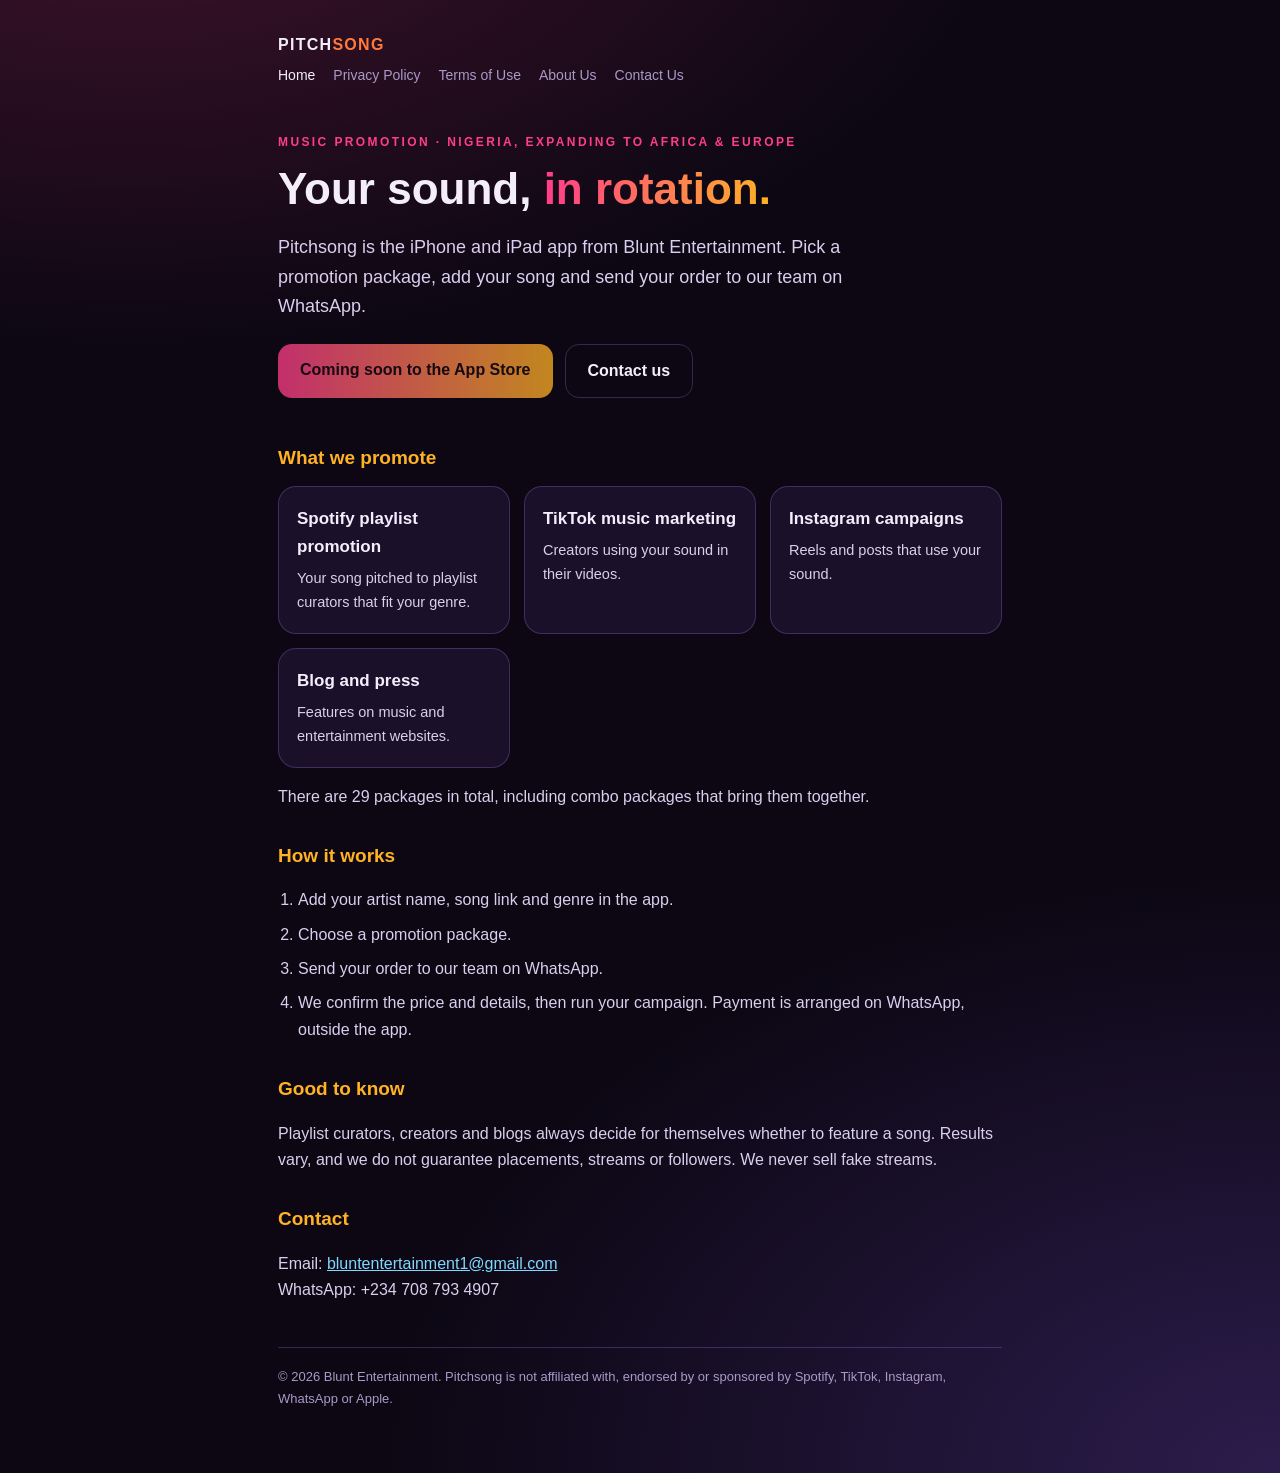
<file: pitchsong/index.html>
<!doctype html>
<html lang="en"><head><meta charset="utf-8">
<meta name="viewport" content="width=device-width, initial-scale=1">
<title>Pitchsong by Blunt Entertainment · Music promotion packages for artists</title>
<meta name="description" content="Pitchsong is the iPhone and iPad app from Blunt Entertainment. Choose a music promotion package for playlist pitching, TikTok, Instagram and blogs, then send your order on WhatsApp.">
<style>
:root{--bg:#0c0713;--surface:#1a1029;--line:rgba(167,139,250,.25);--text:#f4eefc;--muted:#a89ac6;--magenta:#ff3d8a;--amber:#ffb224}
*{box-sizing:border-box}
body{margin:0;background:radial-gradient(900px 500px at 10% -10%,rgba(255,61,138,.22),transparent),radial-gradient(900px 600px at 100% 100%,rgba(139,92,246,.25),transparent),var(--bg);color:var(--text);font:16px/1.65 -apple-system,BlinkMacSystemFont,"Segoe UI",Roboto,Helvetica,Arial,sans-serif;min-height:100vh}
main{max-width:760px;margin:0 auto;padding:32px 18px 64px}
nav{display:flex;flex-wrap:wrap;gap:8px 18px;margin-bottom:28px;font-size:14px}
nav a{color:var(--muted);text-decoration:none}nav a:hover,nav a.on{color:var(--text)}
.brand{font-weight:900;letter-spacing:.08em;margin-bottom:6px}.brand b{color:#ff7a3d}
h1{font-size:34px;line-height:1.15;margin:.2em 0 .1em}
.date{color:var(--muted);font-size:14px;margin-bottom:24px}
h2{font-size:19px;margin:30px 0 8px;color:var(--amber)}
p,li{color:#d9cfee}a{color:#7fd8ff}
ul{padding-left:20px}li{margin:6px 0}
footer{margin-top:44px;padding-top:18px;border-top:1px solid var(--line);color:var(--muted);font-size:13px}

.hero{padding:18px 0 8px}
.kicker{color:#ff3d8a;letter-spacing:.2em;font-size:12px;font-weight:700;text-transform:uppercase}
.hero h1{font-size:44px;margin:.25em 0 .3em}
.grad{background:linear-gradient(90deg,#ff3d8a,#ffb224);-webkit-background-clip:text;background-clip:text;color:transparent}
.lead{font-size:18px;color:#d9cfee;max-width:620px}
.btns{display:flex;flex-wrap:wrap;gap:12px;margin:22px 0 6px}
.btn{display:inline-block;padding:13px 22px;border-radius:14px;font-weight:700;text-decoration:none;color:#1a0b14;background:linear-gradient(90deg,#ff3d8a,#ffb224)}
.btn.ghost{background:transparent;color:var(--text);border:1px solid var(--line)}
.btn.off{opacity:.75;cursor:default}
.grid{display:grid;grid-template-columns:repeat(auto-fit,minmax(210px,1fr));gap:14px;margin:12px 0}
.card{background:var(--surface);border:1px solid var(--line);border-radius:18px;padding:18px}
.card h3{margin:0 0 6px;font-size:17px}.card p{margin:0;font-size:14.5px}
ol{padding-left:20px}ol li{margin:8px 0}
</style></head>
<body><main>
<div class="brand">PITCH<b>SONG</b></div>
<nav><a class="on" href="index.html">Home</a> <a class="" href="privacy.html">Privacy Policy</a> <a class="" href="terms.html">Terms of Use</a> <a class="" href="about.html">About Us</a> <a class="" href="support.html">Contact Us</a></nav>
<section class="hero">
<div class="kicker">Music promotion · Nigeria, expanding to Africa &amp; Europe</div>
<h1>Your sound, <span class="grad">in rotation.</span></h1>
<p class="lead">Pitchsong is the iPhone and iPad app from Blunt Entertainment. Pick a promotion package, add your song and send your order to our team on WhatsApp.</p>
<div class="btns"><span class="btn off">Coming soon to the App Store</span><a class="btn ghost" href="support.html">Contact us</a></div>
</section>

<h2>What we promote</h2>
<div class="grid">
<div class="card"><h3>Spotify playlist promotion</h3><p>Your song pitched to playlist curators that fit your genre.</p></div>
<div class="card"><h3>TikTok music marketing</h3><p>Creators using your sound in their videos.</p></div>
<div class="card"><h3>Instagram campaigns</h3><p>Reels and posts that use your sound.</p></div>
<div class="card"><h3>Blog and press</h3><p>Features on music and entertainment websites.</p></div>
</div>
<p>There are 29 packages in total, including combo packages that bring them together.</p>

<h2>How it works</h2>
<ol>
<li>Add your artist name, song link and genre in the app.</li>
<li>Choose a promotion package.</li>
<li>Send your order to our team on WhatsApp.</li>
<li>We confirm the price and details, then run your campaign. Payment is arranged on WhatsApp, outside the app.</li>
</ol>

<h2>Good to know</h2>
<p>Playlist curators, creators and blogs always decide for themselves whether to feature a song. Results vary, and we do not guarantee placements, streams or followers. We never sell fake streams.</p>

<h2>Contact</h2>
<p>Email: <a href="mailto:bluntentertainment1@gmail.com">bluntentertainment1@gmail.com</a><br>WhatsApp: +234 708 793 4907</p>
<footer>© 2026 Blunt Entertainment. Pitchsong is not affiliated with, endorsed by or sponsored by Spotify, TikTok, Instagram, WhatsApp or Apple.</footer>
</main></body></html>
</file>
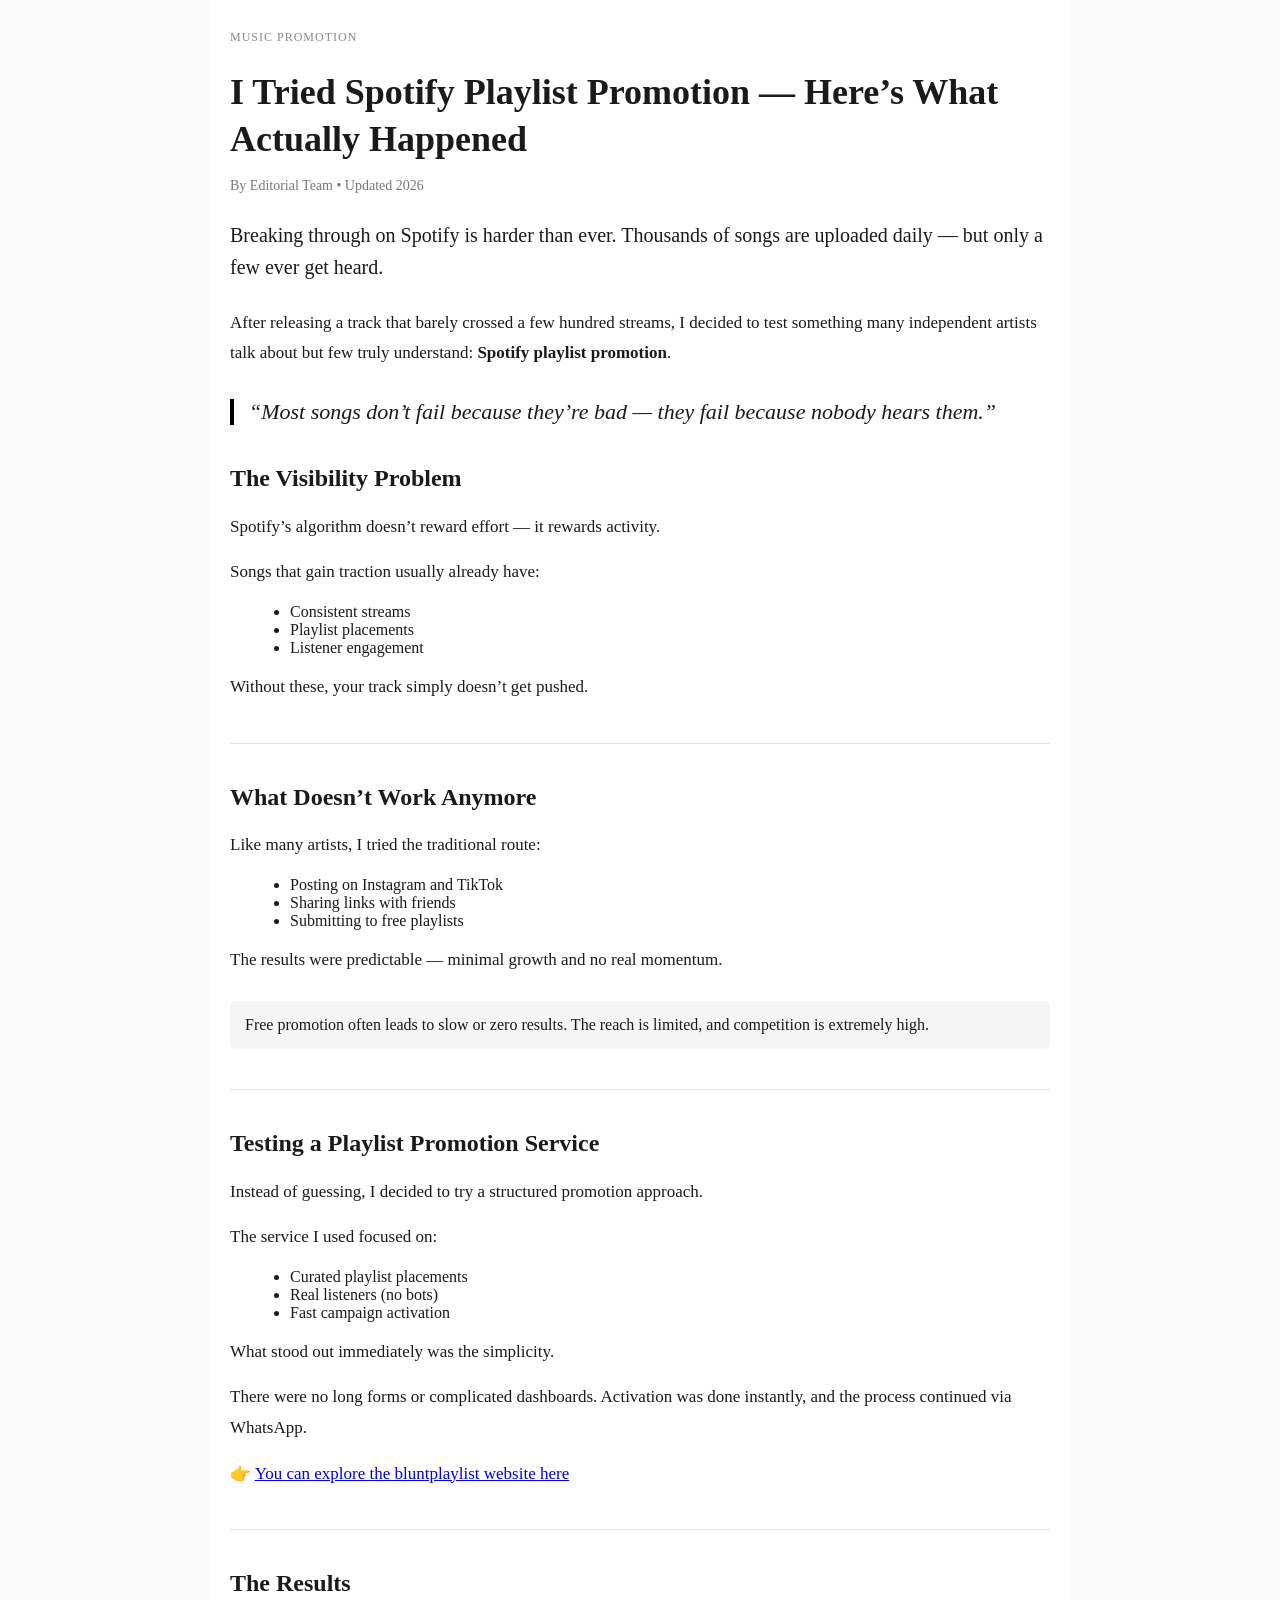
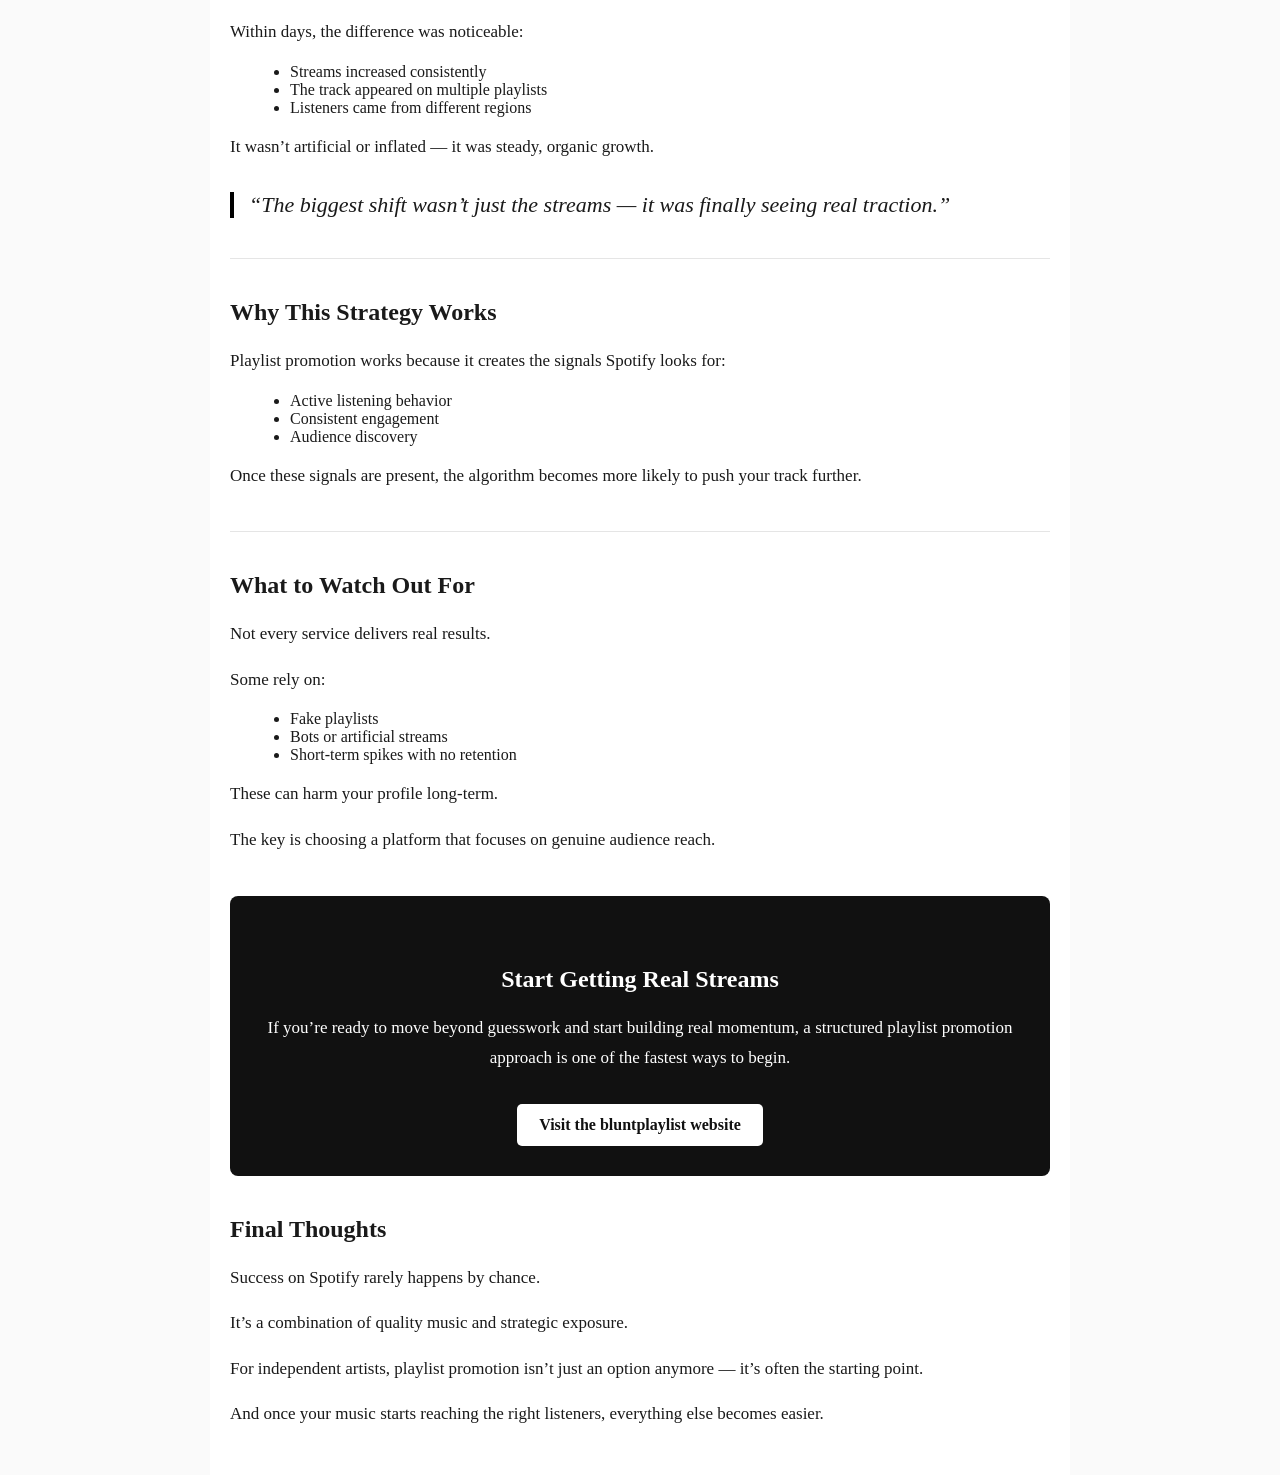
<file: Cdd.html>
<!DOCTYPE html>
<html lang="en">
<head>
<meta charset="UTF-8">
<meta name="viewport" content="width=device-width, initial-scale=1.0">
<title>I Tried Spotify Playlist Promotion — Editorial Review</title>

<style>
body {
    font-family: 'Georgia', serif;
    background-color: #fafafa;
    color: #1a1a1a;
    margin: 0;
    padding: 0;
}

.container {
    max-width: 820px;
    margin: auto;
    padding: 30px 20px;
    background: #fff;
}

.category {
    text-transform: uppercase;
    font-size: 12px;
    letter-spacing: 1px;
    color: #888;
    margin-bottom: 10px;
}

h1 {
    font-size: 36px;
    line-height: 1.3;
    margin-bottom: 15px;
}

.meta {
    font-size: 14px;
    color: #777;
    margin-bottom: 25px;
}

.lead {
    font-size: 20px;
    line-height: 1.6;
    margin-bottom: 25px;
}

h2 {
    margin-top: 40px;
    font-size: 24px;
}

p {
    font-size: 17px;
    line-height: 1.8;
    margin: 15px 0;
}

ul {
    margin: 15px 0 15px 20px;
}

.quote {
    font-size: 22px;
    font-style: italic;
    border-left: 4px solid #000;
    padding-left: 15px;
    margin: 30px 0;
}

.divider {
    height: 1px;
    background: #e5e5e5;
    margin: 40px 0;
}

.cta-section {
    background: #111;
    color: #fff;
    padding: 30px;
    border-radius: 8px;
    margin: 40px 0;
    text-align: center;
}

.cta-section a {
    display: inline-block;
    margin-top: 15px;
    padding: 12px 22px;
    background: #fff;
    color: #111;
    text-decoration: none;
    font-weight: bold;
    border-radius: 5px;
}

.highlight-box {
    background: #f5f5f5;
    padding: 15px;
    border-radius: 6px;
    margin: 25px 0;
}
</style>
</head>

<body>

<div class="container">

<div class="category">Music Promotion</div>

<h1>I Tried Spotify Playlist Promotion — Here’s What Actually Happened</h1>

<div class="meta">By Editorial Team • Updated 2026</div>

<p class="lead">
Breaking through on Spotify is harder than ever. Thousands of songs are uploaded daily — but only a few ever get heard.
</p>

<p>
After releasing a track that barely crossed a few hundred streams, I decided to test something many independent artists talk about but few truly understand: <strong>Spotify playlist promotion</strong>.
</p>

<div class="quote">
“Most songs don’t fail because they’re bad — they fail because nobody hears them.”
</div>

<h2>The Visibility Problem</h2>

<p>
Spotify’s algorithm doesn’t reward effort — it rewards activity.
</p>

<p>
Songs that gain traction usually already have:
</p>

<ul>
<li>Consistent streams</li>
<li>Playlist placements</li>
<li>Listener engagement</li>
</ul>

<p>
Without these, your track simply doesn’t get pushed.
</p>

<div class="divider"></div>

<h2>What Doesn’t Work Anymore</h2>

<p>
Like many artists, I tried the traditional route:
</p>

<ul>
<li>Posting on Instagram and TikTok</li>
<li>Sharing links with friends</li>
<li>Submitting to free playlists</li>
</ul>

<p>
The results were predictable — minimal growth and no real momentum.
</p>

<div class="highlight-box">
Free promotion often leads to slow or zero results. The reach is limited, and competition is extremely high.
</div>

<div class="divider"></div>

<h2>Testing a Playlist Promotion Service</h2>

<p>
Instead of guessing, I decided to try a structured promotion approach.
</p>

<p>
The service I used focused on:
</p>

<ul>
<li>Curated playlist placements</li>
<li>Real listeners (no bots)</li>
<li>Fast campaign activation</li>
</ul>

<p>
What stood out immediately was the simplicity.
</p>

<p>
There were no long forms or complicated dashboards. Activation was done instantly, and the process continued via WhatsApp.
</p>

<p>
👉 <a href="https://bluntplaylists.store" target="_blank">
You can explore the bluntplaylist website here
</a>
</p>

<div class="divider"></div>

<h2>The Results</h2>

<p>
Within days, the difference was noticeable:
</p>

<ul>
<li>Streams increased consistently</li>
<li>The track appeared on multiple playlists</li>
<li>Listeners came from different regions</li>
</ul>

<p>
It wasn’t artificial or inflated — it was steady, organic growth.
</p>

<div class="quote">
“The biggest shift wasn’t just the streams — it was finally seeing real traction.”
</div>

<div class="divider"></div>

<h2>Why This Strategy Works</h2>

<p>
Playlist promotion works because it creates the signals Spotify looks for:
</p>

<ul>
<li>Active listening behavior</li>
<li>Consistent engagement</li>
<li>Audience discovery</li>
</ul>

<p>
Once these signals are present, the algorithm becomes more likely to push your track further.
</p>

<div class="divider"></div>

<h2>What to Watch Out For</h2>

<p>
Not every service delivers real results.
</p>

<p>
Some rely on:
</p>

<ul>
<li>Fake playlists</li>
<li>Bots or artificial streams</li>
<li>Short-term spikes with no retention</li>
</ul>

<p>
These can harm your profile long-term.
</p>

<p>
The key is choosing a platform that focuses on genuine audience reach.
</p>

<div class="cta-section">
<h2>Start Getting Real Streams</h2>
<p>
If you’re ready to move beyond guesswork and start building real momentum, a structured playlist promotion approach is one of the fastest ways to begin.
</p>

<a href="https://bluntplaylists.store" target="_blank">
Visit the bluntplaylist website
</a>
</div>

<h2>Final Thoughts</h2>

<p>
Success on Spotify rarely happens by chance.
</p>

<p>
It’s a combination of quality music and strategic exposure.
</p>

<p>
For independent artists, playlist promotion isn’t just an option anymore — it’s often the starting point.
</p>

<p>
And once your music starts reaching the right listeners, everything else becomes easier.
</p>

</div>

</body>
</html>
</file>
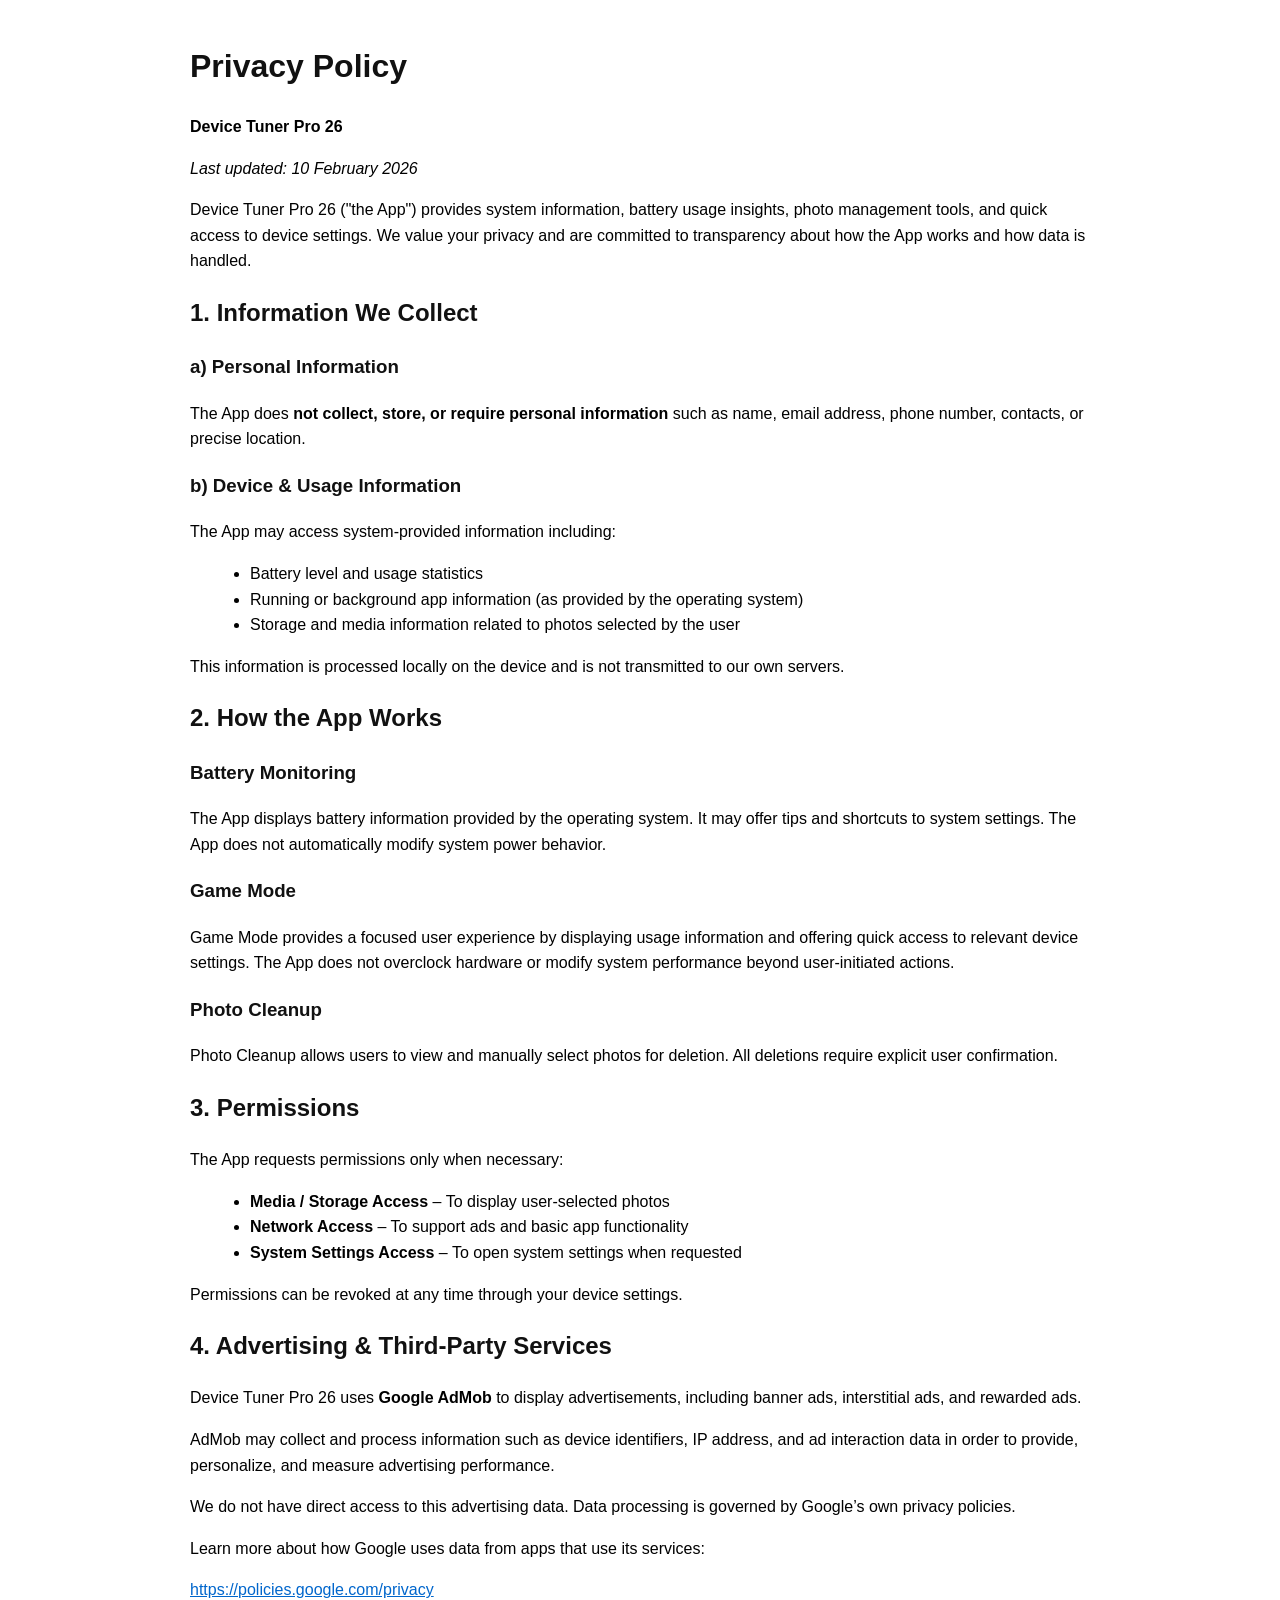
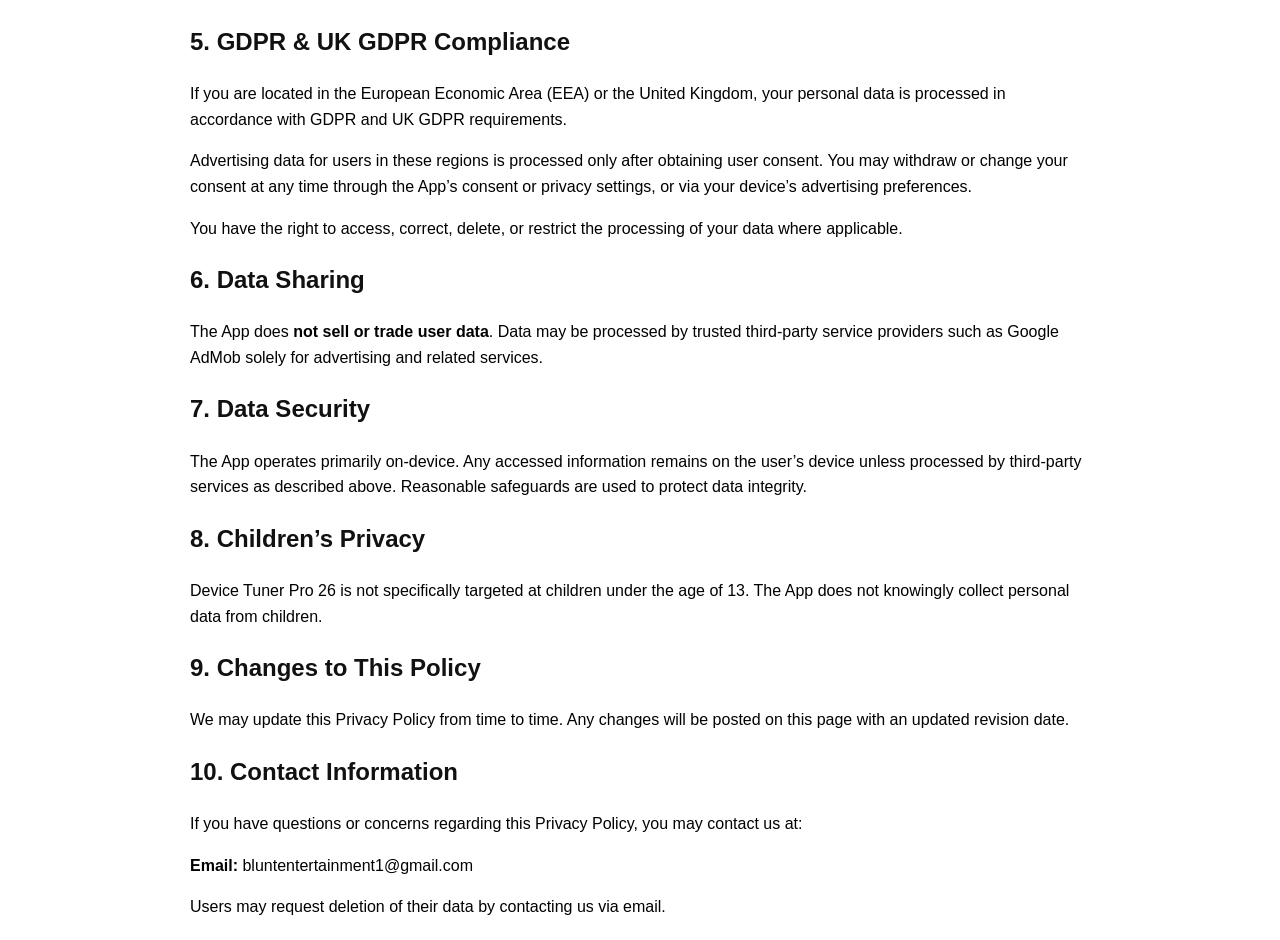
<file: privacy-policy.html>
<!DOCTYPE html>
<html lang="en">
<head>
    <meta charset="UTF-8">
    <meta name="viewport" content="width=device-width, initial-scale=1.0">
    <title>Privacy Policy - Device Tuner Pro 26</title>
    <style>
        body {
            font-family: Arial, Helvetica, sans-serif;
            line-height: 1.6;
            padding: 20px;
            max-width: 900px;
            margin: auto;
            background-color: #ffffff;
            color: #000000;
        }
        h1, h2, h3 {
            color: #111111;
        }
        ul {
            margin-left: 20px;
        }
        a {
            color: #0066cc;
            word-break: break-word;
        }
    </style>
</head>
<body>

<h1>Privacy Policy</h1>
<p><strong>Device Tuner Pro 26</strong></p>
<p><em>Last updated: 10 February 2026</em></p>

<p>
Device Tuner Pro 26 ("the App") provides system information, battery usage insights,
photo management tools, and quick access to device settings. We value your privacy
and are committed to transparency about how the App works and how data is handled.
</p>

<h2>1. Information We Collect</h2>

<h3>a) Personal Information</h3>
<p>
The App does <strong>not collect, store, or require personal information</strong>
such as name, email address, phone number, contacts, or precise location.
</p>

<h3>b) Device & Usage Information</h3>
<p>
The App may access system-provided information including:
</p>
<ul>
    <li>Battery level and usage statistics</li>
    <li>Running or background app information (as provided by the operating system)</li>
    <li>Storage and media information related to photos selected by the user</li>
</ul>
<p>
This information is processed locally on the device and is not transmitted to
our own servers.
</p>

<h2>2. How the App Works</h2>

<h3>Battery Monitoring</h3>
<p>
The App displays battery information provided by the operating system. It may
offer tips and shortcuts to system settings. The App does not automatically
modify system power behavior.
</p>

<h3>Game Mode</h3>
<p>
Game Mode provides a focused user experience by displaying usage information and
offering quick access to relevant device settings. The App does not overclock
hardware or modify system performance beyond user-initiated actions.
</p>

<h3>Photo Cleanup</h3>
<p>
Photo Cleanup allows users to view and manually select photos for deletion.
All deletions require explicit user confirmation.
</p>

<h2>3. Permissions</h2>
<p>
The App requests permissions only when necessary:
</p>
<ul>
    <li><strong>Media / Storage Access</strong> – To display user-selected photos</li>
    <li><strong>Network Access</strong> – To support ads and basic app functionality</li>
    <li><strong>System Settings Access</strong> – To open system settings when requested</li>
</ul>
<p>
Permissions can be revoked at any time through your device settings.
</p>

<h2>4. Advertising & Third-Party Services</h2>
<p>
Device Tuner Pro 26 uses <strong>Google AdMob</strong> to display advertisements,
including banner ads, interstitial ads, and rewarded ads.
</p>
<p>
AdMob may collect and process information such as device identifiers, IP address,
and ad interaction data in order to provide, personalize, and measure advertising
performance.
</p>
<p>
We do not have direct access to this advertising data. Data processing is governed
by Google’s own privacy policies.
</p>
<p>
Learn more about how Google uses data from apps that use its services:
</p>
<p>
<a href="https://policies.google.com/privacy" target="_blank">
https://policies.google.com/privacy
</a>
</p>

<h2>5. GDPR & UK GDPR Compliance</h2>
<p>
If you are located in the European Economic Area (EEA) or the United Kingdom, your
personal data is processed in accordance with GDPR and UK GDPR requirements.
</p>
<p>
Advertising data for users in these regions is processed only after obtaining
user consent. You may withdraw or change your consent at any time through the
App’s consent or privacy settings, or via your device’s advertising preferences.
</p>
<p>
You have the right to access, correct, delete, or restrict the processing of
your data where applicable.
</p>

<h2>6. Data Sharing</h2>
<p>
The App does <strong>not sell or trade user data</strong>. Data may be processed
by trusted third-party service providers such as Google AdMob solely for
advertising and related services.
</p>

<h2>7. Data Security</h2>
<p>
The App operates primarily on-device. Any accessed information remains on the
user’s device unless processed by third-party services as described above.
Reasonable safeguards are used to protect data integrity.
</p>

<h2>8. Children’s Privacy</h2>
<p>
Device Tuner Pro 26 is not specifically targeted at children under the age of 13.
The App does not knowingly collect personal data from children.
</p>

<h2>9. Changes to This Policy</h2>
<p>
We may update this Privacy Policy from time to time. Any changes will be posted
on this page with an updated revision date.
</p>

<h2>10. Contact Information</h2>
<p>
If you have questions or concerns regarding this Privacy Policy, you may contact us at:
</p>
<p>
<strong>Email:</strong> bluntentertainment1@gmail.com
</p>
Users may request deletion of their data by contacting us via email.
</body>
</html>
</file>
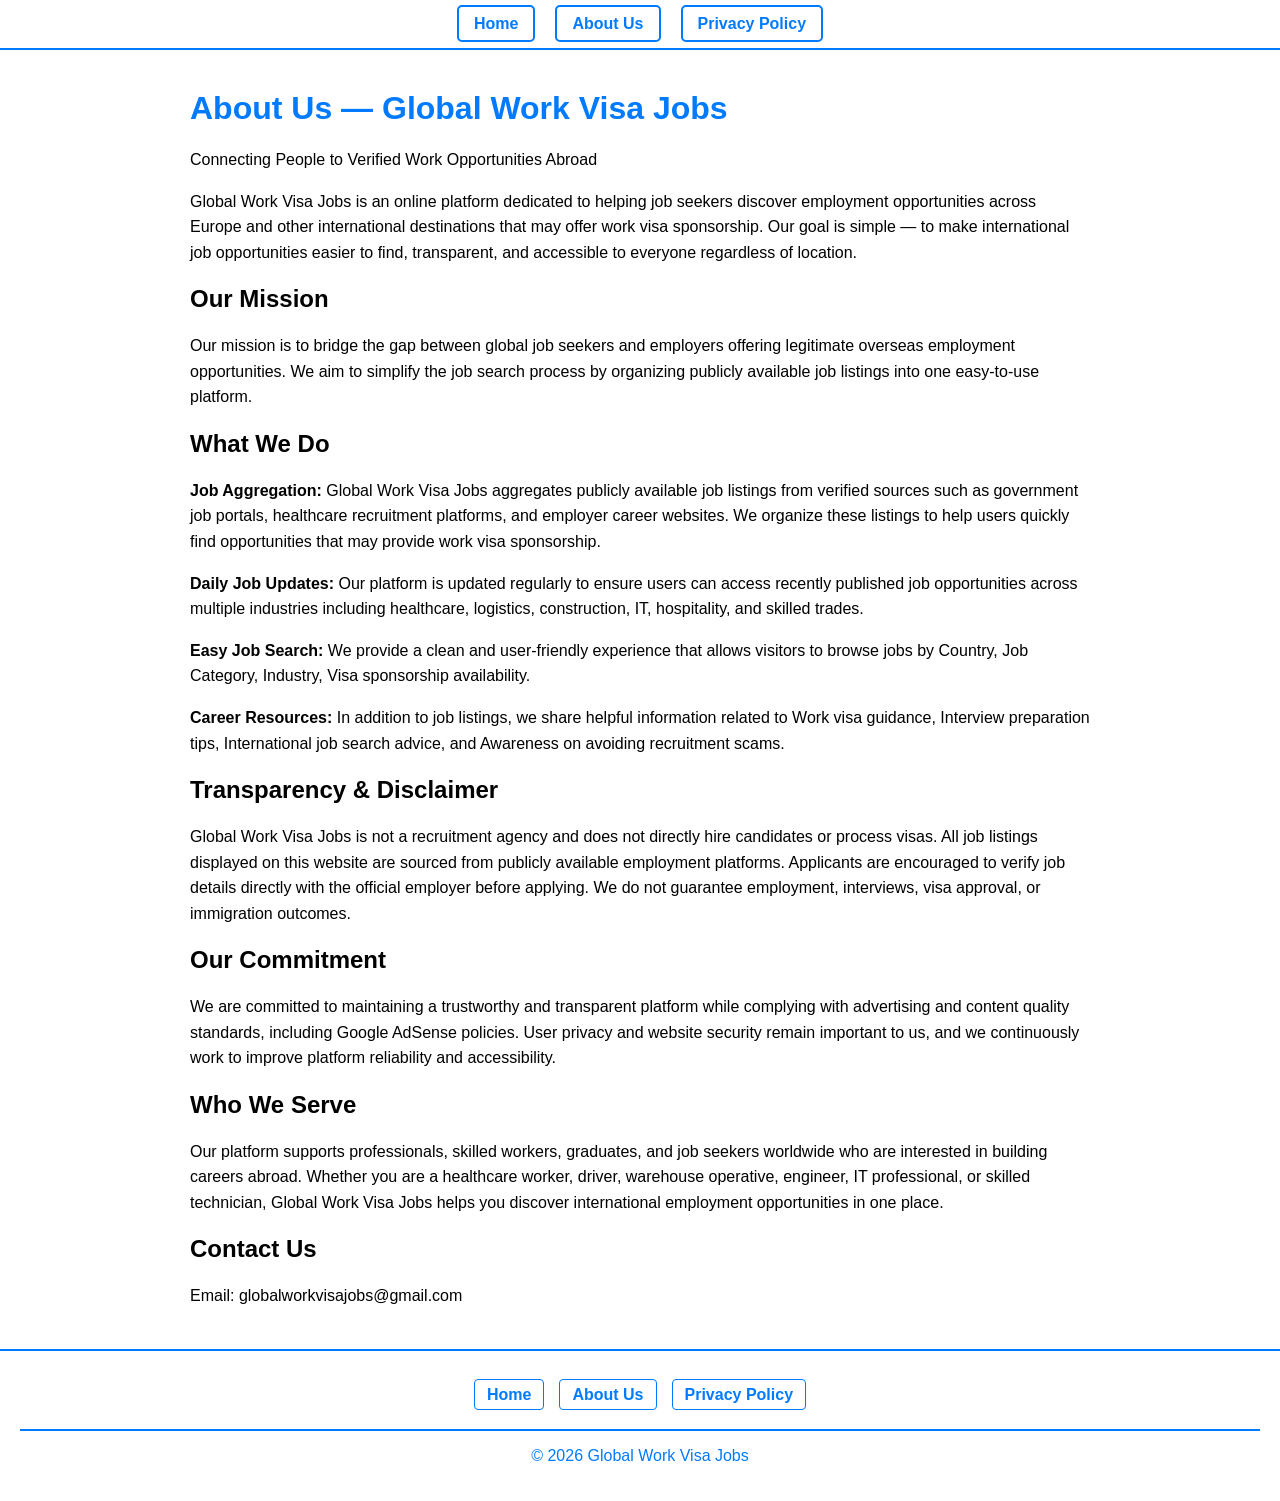
<file: globalworkvisajobs/about.html>
<!DOCTYPE html>
<html lang="en">
<head>
<meta charset="UTF-8">
<meta name="viewport" content="width=device-width, initial-scale=1.0">
<title>About Us — Global Work Visa Jobs</title>
<style>
  body {
    margin: 0;
    font-family: Arial, sans-serif;
    background-color: #ffffff;
    color: #000000;
  }

  /* Navbar */
  nav {
    position: sticky;
    top: 0;
    background-color: #ffffff;
    border-bottom: 2px solid #007bff;
    z-index: 1000;
    display: flex;
    justify-content: center;
    padding: 15px 0;
  }

  nav ul {
    list-style: none;
    display: flex;
    gap: 20px;
    margin: 0;
    padding: 0;
  }

  nav ul li a {
    text-decoration: none;
    color: #007bff;
    font-weight: bold;
    padding: 8px 15px;
    border: 2px solid #007bff;
    border-radius: 5px;
    transition: 0.3s;
  }

  nav ul li a:hover {
    background-color: #007bff;
    color: #ffffff;
  }

  .content {
    max-width: 900px;
    margin: 40px auto;
    padding: 0 20px;
  }

  .content h1 {
    color: #007bff;
    margin-bottom: 20px;
  }

  .content p {
    font-size: 1rem;
    margin-bottom: 15px;
    line-height: 1.6;
  }

  /* Footer */
  footer {
    background-color: #ffffff;
    color: #007bff;
    text-align: center;
    padding: 20px;
    border-top: 2px solid #007bff;
  }

  footer nav ul {
    display: flex;
    justify-content: center;
    list-style: none;
    gap: 15px;
    padding: 0;
    margin-bottom: 10px;
  }

  footer nav ul li a {
    color: #007bff;
    border: 1px solid #007bff;
    padding: 6px 12px;
    border-radius: 4px;
    text-decoration: none;
    font-weight: bold;
    transition: 0.3s;
  }

  footer nav ul li a:hover {
    background-color: #007bff;
    color: #ffffff;
  }
</style>
</head>
<body>

<!-- Navbar -->
<nav>
  <ul>
    <li><a href="https://bluntentertainment1-arch.github.io/globalworkvisajobs/">Home</a></li>
    <li><a href="https://bluntentertainment1-arch.github.io/globalworkvisajobs/about">About Us</a></li>
    <li><a href="https://bluntentertainment1-arch.github.io/globalworkvisajobs/privacy">Privacy Policy</a></li>
  </ul>
</nav>

<!-- About Content -->
<div class="content">
<h1>About Us — Global Work Visa Jobs</h1>
<p>Connecting People to Verified Work Opportunities Abroad</p>
<p>Global Work Visa Jobs is an online platform dedicated to helping job seekers discover employment opportunities across Europe and other international destinations that may offer work visa sponsorship. Our goal is simple — to make international job opportunities easier to find, transparent, and accessible to everyone regardless of location.</p>
<h2>Our Mission</h2>
<p>Our mission is to bridge the gap between global job seekers and employers offering legitimate overseas employment opportunities. We aim to simplify the job search process by organizing publicly available job listings into one easy-to-use platform.</p>
<h2>What We Do</h2>
<p><strong>Job Aggregation:</strong> Global Work Visa Jobs aggregates publicly available job listings from verified sources such as government job portals, healthcare recruitment platforms, and employer career websites. We organize these listings to help users quickly find opportunities that may provide work visa sponsorship.</p>
<p><strong>Daily Job Updates:</strong> Our platform is updated regularly to ensure users can access recently published job opportunities across multiple industries including healthcare, logistics, construction, IT, hospitality, and skilled trades.</p>
<p><strong>Easy Job Search:</strong> We provide a clean and user-friendly experience that allows visitors to browse jobs by Country, Job Category, Industry, Visa sponsorship availability.</p>
<p><strong>Career Resources:</strong> In addition to job listings, we share helpful information related to Work visa guidance, Interview preparation tips, International job search advice, and Awareness on avoiding recruitment scams.</p>
<h2>Transparency & Disclaimer</h2>
<p>Global Work Visa Jobs is not a recruitment agency and does not directly hire candidates or process visas. All job listings displayed on this website are sourced from publicly available employment platforms. Applicants are encouraged to verify job details directly with the official employer before applying. We do not guarantee employment, interviews, visa approval, or immigration outcomes.</p>
<h2>Our Commitment</h2>
<p>We are committed to maintaining a trustworthy and transparent platform while complying with advertising and content quality standards, including Google AdSense policies. User privacy and website security remain important to us, and we continuously work to improve platform reliability and accessibility.</p>
<h2>Who We Serve</h2>
<p>Our platform supports professionals, skilled workers, graduates, and job seekers worldwide who are interested in building careers abroad. Whether you are a healthcare worker, driver, warehouse operative, engineer, IT professional, or skilled technician, Global Work Visa Jobs helps you discover international employment opportunities in one place.</p>
<h2>Contact Us</h2>
<p>Email: globalworkvisajobs@gmail.com</p>
</div>

<!-- Footer -->
<footer>
  <nav>
    <ul>
      <li><a href="https://bluntentertainment1-arch.github.io/globalworkvisajobs/">Home</a></li>
      <li><a href="https://bluntentertainment1-arch.github.io/globalworkvisajobs/about">About Us</a></li>
      <li><a href="https://bluntentertainment1-arch.github.io/globalworkvisajobs/privacy">Privacy Policy</a></li>
    </ul>
  </nav>
  <p>© 2026 Global Work Visa Jobs</p>
</footer>

</body>
</html>
</file>
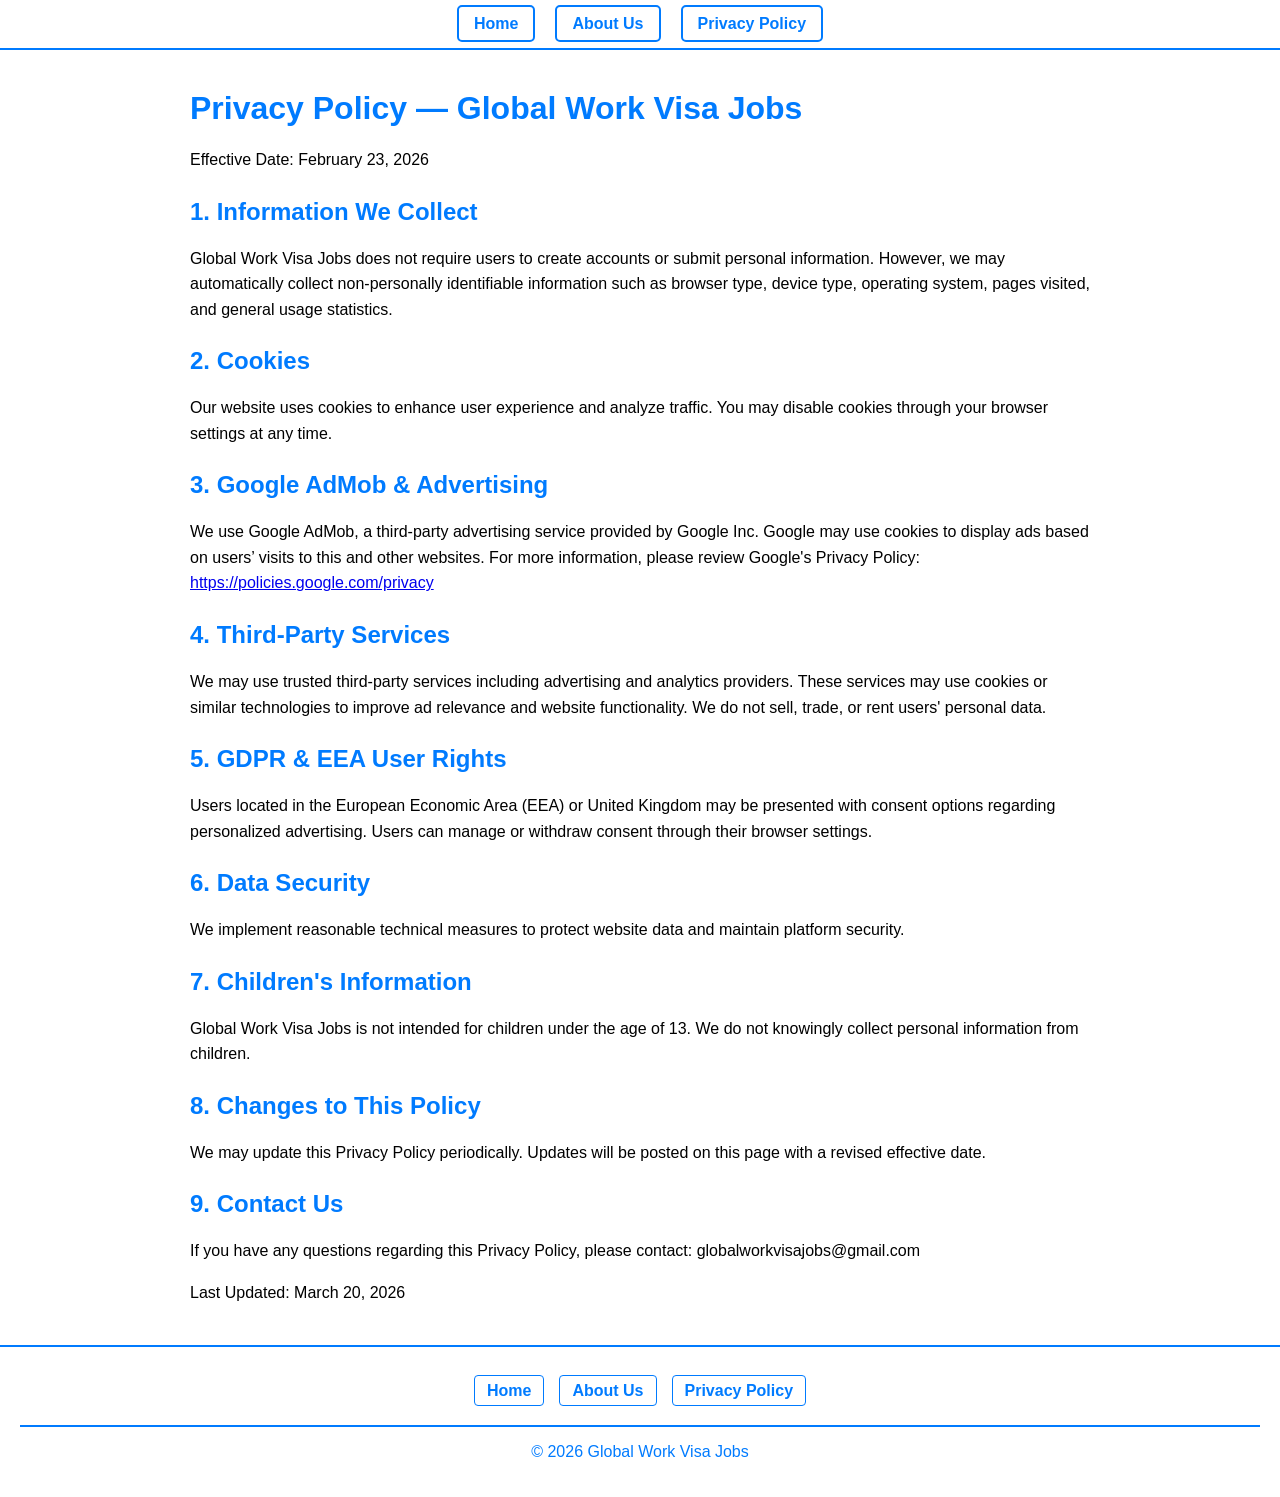
<file: globalworkvisajobs/privacy.html>
<!DOCTYPE html>
<html lang="en">
<head>
<meta charset="UTF-8">
<meta name="viewport" content="width=device-width, initial-scale=1.0">
<title>Privacy Policy — Global Work Visa Jobs</title>
<style>
  body {
    margin: 0;
    font-family: Arial, sans-serif;
    background-color: #ffffff;
    color: #000000;
  }

  /* Navbar */
  nav {
    position: sticky;
    top: 0;
    background-color: #ffffff;
    border-bottom: 2px solid #007bff;
    z-index: 1000;
    display: flex;
    justify-content: center;
    padding: 15px 0;
  }

  nav ul {
    list-style: none;
    display: flex;
    gap: 20px;
    margin: 0;
    padding: 0;
  }

  nav ul li a {
    text-decoration: none;
    color: #007bff;
    font-weight: bold;
    padding: 8px 15px;
    border: 2px solid #007bff;
    border-radius: 5px;
    transition: 0.3s;
  }

  nav ul li a:hover {
    background-color: #007bff;
    color: #ffffff;
  }

  .content {
    max-width: 900px;
    margin: 40px auto;
    padding: 0 20px;
  }

  .content h1 {
    color: #007bff;
    margin-bottom: 20px;
  }

  .content h2 {
    color: #007bff;
    margin-top: 25px;
  }

  .content p {
    font-size: 1rem;
    margin-bottom: 15px;
    line-height: 1.6;
  }

  /* Footer */
  footer {
    background-color: #ffffff;
    color: #007bff;
    text-align: center;
    padding: 20px;
    border-top: 2px solid #007bff;
  }

  footer nav ul {
    display: flex;
    justify-content: center;
    list-style: none;
    gap: 15px;
    padding: 0;
    margin-bottom: 10px;
  }

  footer nav ul li a {
    color: #007bff;
    border: 1px solid #007bff;
    padding: 6px 12px;
    border-radius: 4px;
    text-decoration: none;
    font-weight: bold;
    transition: 0.3s;
  }

  footer nav ul li a:hover {
    background-color: #007bff;
    color: #ffffff;
  }
</style>
</head>
<body>

<!-- Navbar -->
<nav>
  <ul>
    <li><a href="https://bluntentertainment1-arch.github.io/globalworkvisajobs/">Home</a></li>
    <li><a href="https://bluntentertainment1-arch.github.io/globalworkvisajobs/about">About Us</a></li>
    <li><a href="https://bluntentertainment1-arch.github.io/globalworkvisajobs/privacy">Privacy Policy</a></li>
  </ul>
</nav>

<!-- Privacy Content -->
<div class="content">
<h1>Privacy Policy — Global Work Visa Jobs</h1>
<p>Effective Date: February 23, 2026</p>

<h2>1. Information We Collect</h2>
<p>Global Work Visa Jobs does not require users to create accounts or submit personal information. However, we may automatically collect non-personally identifiable information such as browser type, device type, operating system, pages visited, and general usage statistics.</p>

<h2>2. Cookies</h2>
<p>Our website uses cookies to enhance user experience and analyze traffic. You may disable cookies through your browser settings at any time.</p>

<h2>3. Google AdMob & Advertising</h2>
<p>We use Google AdMob, a third-party advertising service provided by Google Inc. Google may use cookies to display ads based on users’ visits to this and other websites. For more information, please review Google's Privacy Policy: <a href="https://policies.google.com/privacy" target="_blank">https://policies.google.com/privacy</a></p>

<h2>4. Third-Party Services</h2>
<p>We may use trusted third-party services including advertising and analytics providers. These services may use cookies or similar technologies to improve ad relevance and website functionality. We do not sell, trade, or rent users' personal data.</p>

<h2>5. GDPR & EEA User Rights</h2>
<p>Users located in the European Economic Area (EEA) or United Kingdom may be presented with consent options regarding personalized advertising. Users can manage or withdraw consent through their browser settings.</p>

<h2>6. Data Security</h2>
<p>We implement reasonable technical measures to protect website data and maintain platform security.</p>

<h2>7. Children's Information</h2>
<p>Global Work Visa Jobs is not intended for children under the age of 13. We do not knowingly collect personal information from children.</p>

<h2>8. Changes to This Policy</h2>
<p>We may update this Privacy Policy periodically. Updates will be posted on this page with a revised effective date.</p>

<h2>9. Contact Us</h2>
<p>If you have any questions regarding this Privacy Policy, please contact: globalworkvisajobs@gmail.com</p>
<p>Last Updated: March 20, 2026</p>
</div>

<!-- Footer -->
<footer>
  <nav>
    <ul>
      <li><a href="https://bluntentertainment1-arch.github.io/globalworkvisajobs/">Home</a></li>
      <li><a href="https://bluntentertainment1-arch.github.io/globalworkvisajobs/about">About Us</a></li>
      <li><a href="https://bluntentertainment1-arch.github.io/globalworkvisajobs/privacy">Privacy Policy</a></li>
    </ul>
  </nav>
  <p>© 2026 Global Work Visa Jobs</p>
</footer>

</body>
</html>
</file>
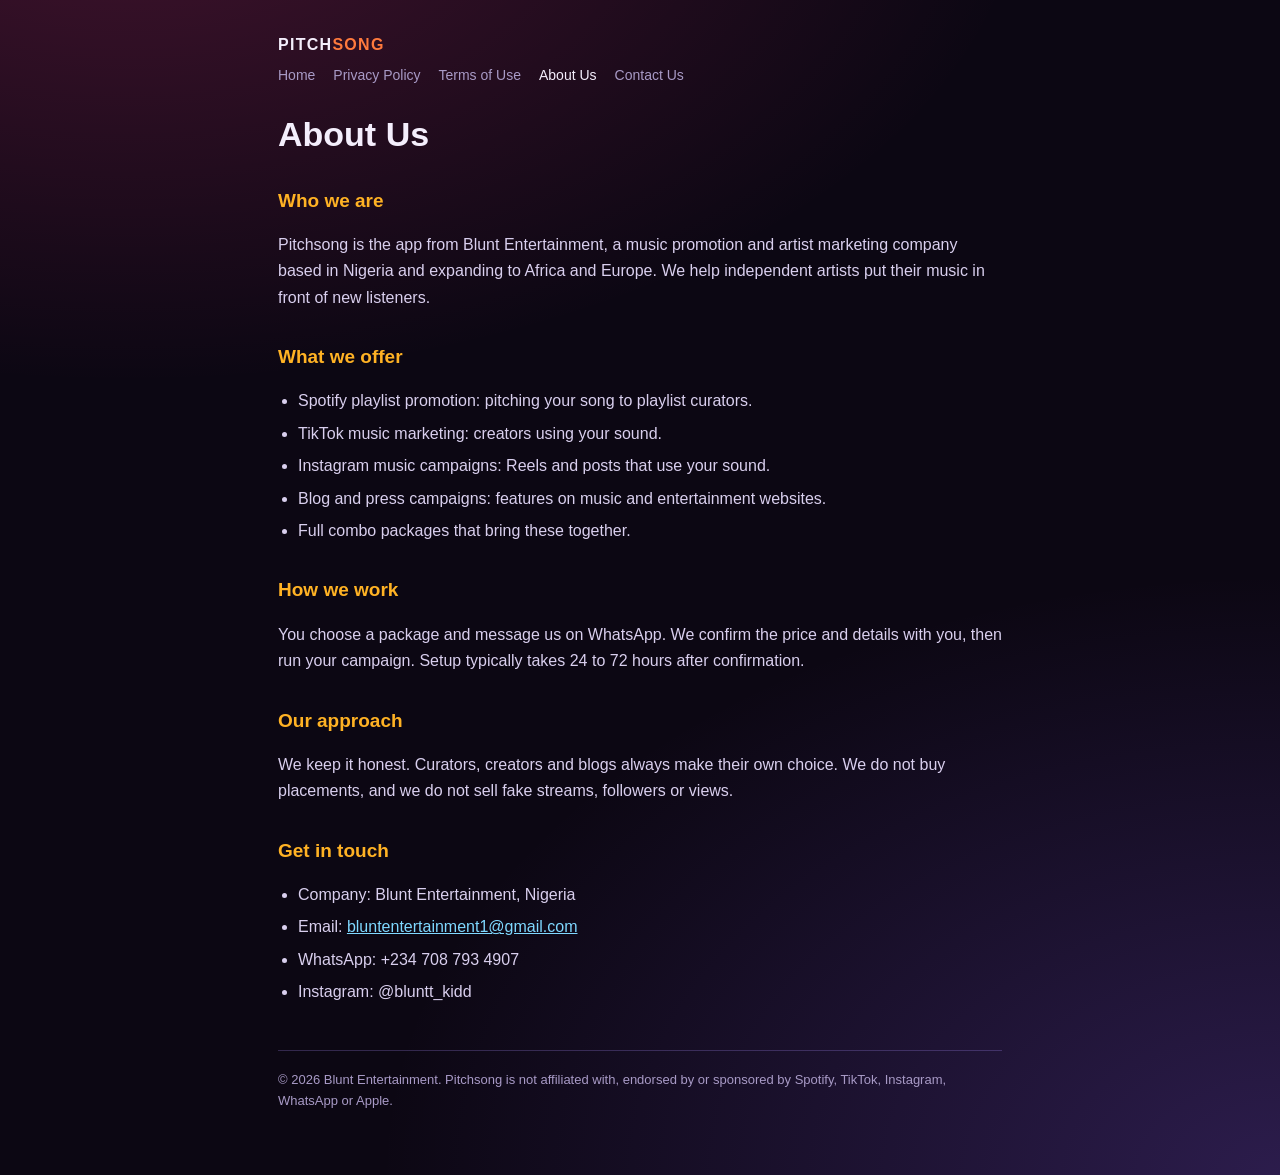
<file: pitchsong/about.html>
<!doctype html>
<html lang="en"><head><meta charset="utf-8">
<meta name="viewport" content="width=device-width, initial-scale=1">
<title>About Us · Pitchsong by Blunt Entertainment</title>
<meta name="description" content="About Us for the Pitchsong app by Blunt Entertainment.">
<style>
:root{--bg:#0c0713;--surface:#1a1029;--line:rgba(167,139,250,.25);--text:#f4eefc;--muted:#a89ac6;--magenta:#ff3d8a;--amber:#ffb224}
*{box-sizing:border-box}
body{margin:0;background:radial-gradient(900px 500px at 10% -10%,rgba(255,61,138,.22),transparent),radial-gradient(900px 600px at 100% 100%,rgba(139,92,246,.25),transparent),var(--bg);color:var(--text);font:16px/1.65 -apple-system,BlinkMacSystemFont,"Segoe UI",Roboto,Helvetica,Arial,sans-serif;min-height:100vh}
main{max-width:760px;margin:0 auto;padding:32px 18px 64px}
nav{display:flex;flex-wrap:wrap;gap:8px 18px;margin-bottom:28px;font-size:14px}
nav a{color:var(--muted);text-decoration:none}nav a:hover,nav a.on{color:var(--text)}
.brand{font-weight:900;letter-spacing:.08em;margin-bottom:6px}.brand b{color:#ff7a3d}
h1{font-size:34px;line-height:1.15;margin:.2em 0 .1em}
.date{color:var(--muted);font-size:14px;margin-bottom:24px}
h2{font-size:19px;margin:30px 0 8px;color:var(--amber)}
p,li{color:#d9cfee}a{color:#7fd8ff}
ul{padding-left:20px}li{margin:6px 0}
footer{margin-top:44px;padding-top:18px;border-top:1px solid var(--line);color:var(--muted);font-size:13px}
</style></head>
<body><main>
<div class="brand">PITCH<b>SONG</b></div>
<nav><a class="" href="index.html">Home</a> <a class="" href="privacy.html">Privacy Policy</a> <a class="" href="terms.html">Terms of Use</a> <a class="on" href="about.html">About Us</a> <a class="" href="support.html">Contact Us</a></nav>
<h1>About Us</h1>

<h2>Who we are</h2><p>Pitchsong is the app from Blunt Entertainment, a music promotion and artist marketing company based in Nigeria and expanding to Africa and Europe. We help independent artists put their music in front of new listeners.</p><h2>What we offer</h2><ul><li>Spotify playlist promotion: pitching your song to playlist curators.</li><li>TikTok music marketing: creators using your sound.</li><li>Instagram music campaigns: Reels and posts that use your sound.</li><li>Blog and press campaigns: features on music and entertainment websites.</li><li>Full combo packages that bring these together.</li></ul><h2>How we work</h2><p>You choose a package and message us on WhatsApp. We confirm the price and details with you, then run your campaign. Setup typically takes 24 to 72 hours after confirmation.</p><h2>Our approach</h2><p>We keep it honest. Curators, creators and blogs always make their own choice. We do not buy placements, and we do not sell fake streams, followers or views.</p><h2>Get in touch</h2><ul><li>Company: Blunt Entertainment, Nigeria</li><li>Email: <a href="mailto:bluntentertainment1@gmail.com">bluntentertainment1@gmail.com</a></li><li>WhatsApp: +234 708 793 4907</li><li>Instagram: @bluntt_kidd</li></ul>
<footer>© 2026 Blunt Entertainment. Pitchsong is not affiliated with, endorsed by or sponsored by Spotify, TikTok, Instagram, WhatsApp or Apple.</footer>
</main></body></html>
</file>
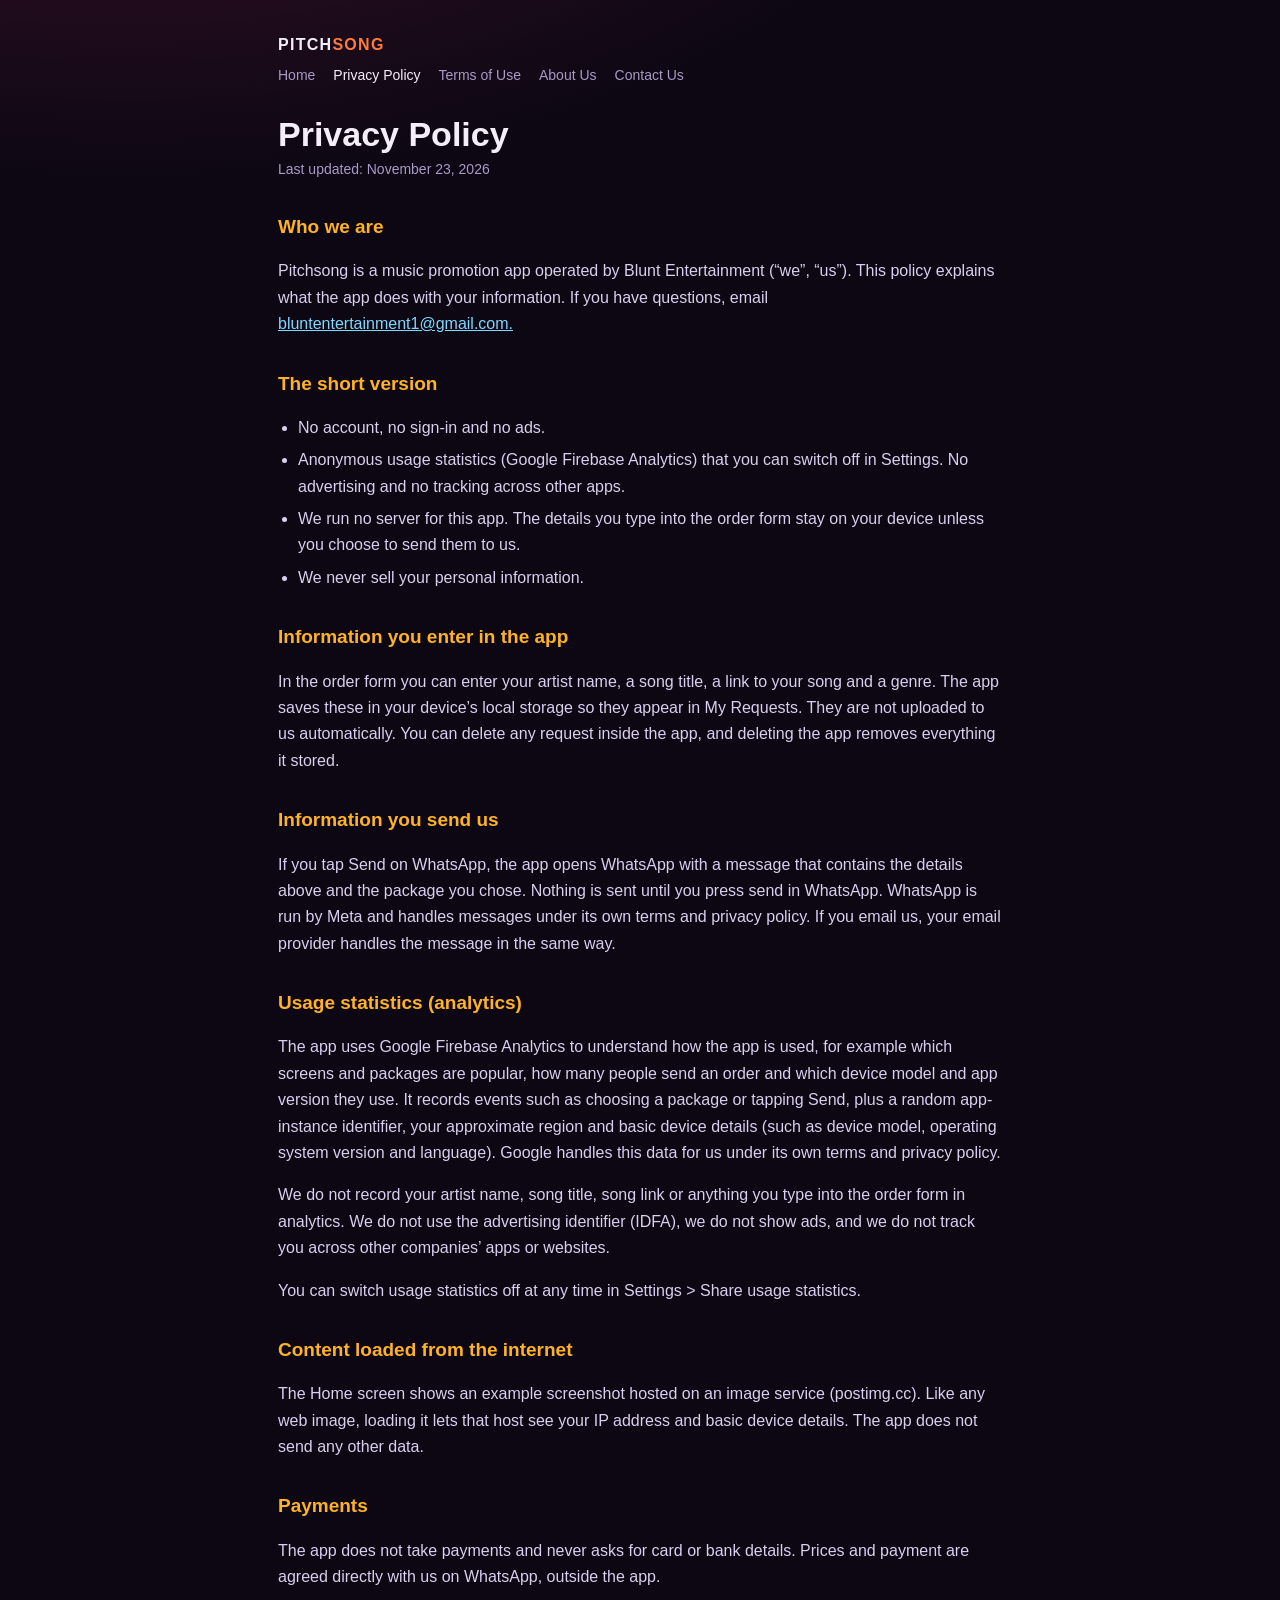
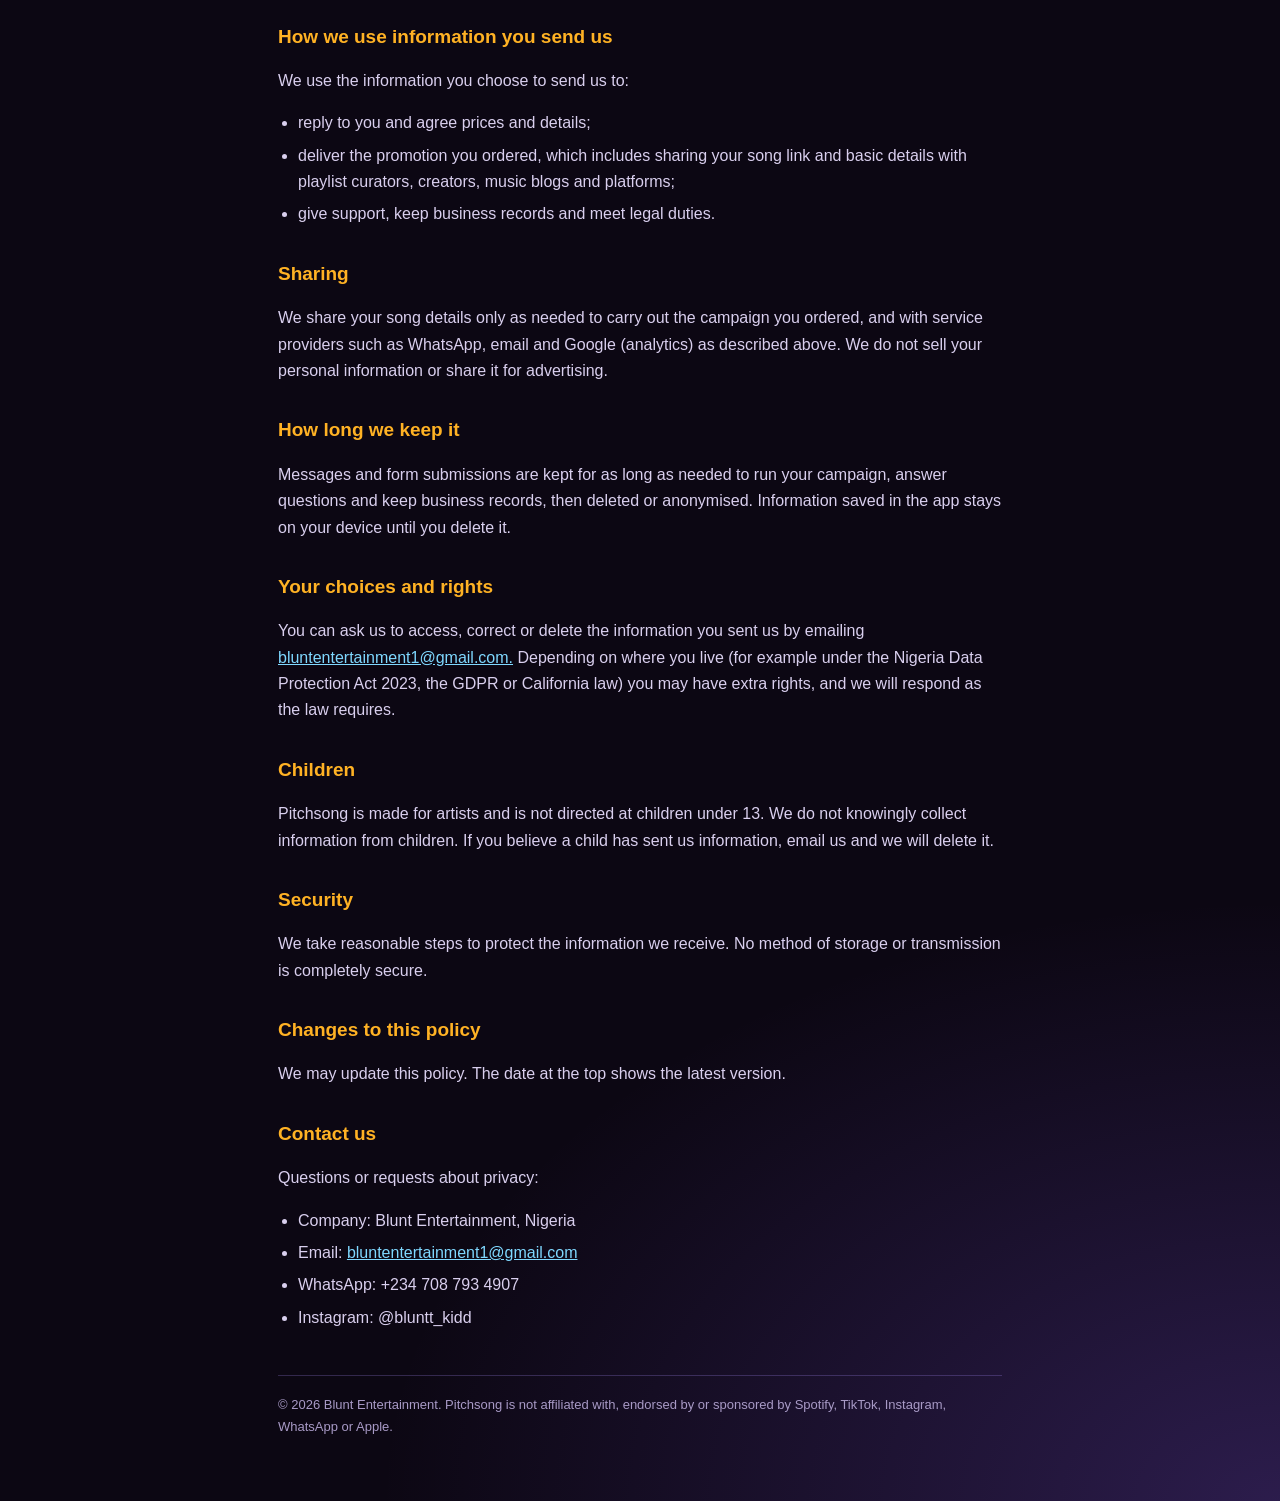
<file: pitchsong/privacy.html>
<!doctype html>
<html lang="en"><head><meta charset="utf-8">
<meta name="viewport" content="width=device-width, initial-scale=1">
<title>Privacy Policy · Pitchsong by Blunt Entertainment</title>
<meta name="description" content="Privacy Policy for the Pitchsong app by Blunt Entertainment.">
<style>
:root{--bg:#0c0713;--surface:#1a1029;--line:rgba(167,139,250,.25);--text:#f4eefc;--muted:#a89ac6;--magenta:#ff3d8a;--amber:#ffb224}
*{box-sizing:border-box}
body{margin:0;background:radial-gradient(900px 500px at 10% -10%,rgba(255,61,138,.22),transparent),radial-gradient(900px 600px at 100% 100%,rgba(139,92,246,.25),transparent),var(--bg);color:var(--text);font:16px/1.65 -apple-system,BlinkMacSystemFont,"Segoe UI",Roboto,Helvetica,Arial,sans-serif;min-height:100vh}
main{max-width:760px;margin:0 auto;padding:32px 18px 64px}
nav{display:flex;flex-wrap:wrap;gap:8px 18px;margin-bottom:28px;font-size:14px}
nav a{color:var(--muted);text-decoration:none}nav a:hover,nav a.on{color:var(--text)}
.brand{font-weight:900;letter-spacing:.08em;margin-bottom:6px}.brand b{color:#ff7a3d}
h1{font-size:34px;line-height:1.15;margin:.2em 0 .1em}
.date{color:var(--muted);font-size:14px;margin-bottom:24px}
h2{font-size:19px;margin:30px 0 8px;color:var(--amber)}
p,li{color:#d9cfee}a{color:#7fd8ff}
ul{padding-left:20px}li{margin:6px 0}
footer{margin-top:44px;padding-top:18px;border-top:1px solid var(--line);color:var(--muted);font-size:13px}
</style></head>
<body><main>
<div class="brand">PITCH<b>SONG</b></div>
<nav><a class="" href="index.html">Home</a> <a class="on" href="privacy.html">Privacy Policy</a> <a class="" href="terms.html">Terms of Use</a> <a class="" href="about.html">About Us</a> <a class="" href="support.html">Contact Us</a></nav>
<h1>Privacy Policy</h1>
<div class="date">Last updated: November 23, 2026</div>
<h2>Who we are</h2><p>Pitchsong is a music promotion app operated by Blunt Entertainment (“we”, “us”). This policy explains what the app does with your information. If you have questions, email <a href="mailto:bluntentertainment1@gmail.com.">bluntentertainment1@gmail.com.</a></p><h2>The short version</h2><ul><li>No account, no sign-in and no ads.</li><li>Anonymous usage statistics (Google Firebase Analytics) that you can switch off in Settings. No advertising and no tracking across other apps.</li><li>We run no server for this app. The details you type into the order form stay on your device unless you choose to send them to us.</li><li>We never sell your personal information.</li></ul><h2>Information you enter in the app</h2><p>In the order form you can enter your artist name, a song title, a link to your song and a genre. The app saves these in your device’s local storage so they appear in My Requests. They are not uploaded to us automatically. You can delete any request inside the app, and deleting the app removes everything it stored.</p><h2>Information you send us</h2><p>If you tap Send on WhatsApp, the app opens WhatsApp with a message that contains the details above and the package you chose. Nothing is sent until you press send in WhatsApp. WhatsApp is run by Meta and handles messages under its own terms and privacy policy. If you email us, your email provider handles the message in the same way.</p><h2>Usage statistics (analytics)</h2><p>The app uses Google Firebase Analytics to understand how the app is used, for example which screens and packages are popular, how many people send an order and which device model and app version they use. It records events such as choosing a package or tapping Send, plus a random app-instance identifier, your approximate region and basic device details (such as device model, operating system version and language). Google handles this data for us under its own terms and privacy policy.</p><p>We do not record your artist name, song title, song link or anything you type into the order form in analytics. We do not use the advertising identifier (IDFA), we do not show ads, and we do not track you across other companies’ apps or websites.</p><p>You can switch usage statistics off at any time in Settings &gt; Share usage statistics.</p><h2>Content loaded from the internet</h2><p>The Home screen shows an example screenshot hosted on an image service (postimg.cc). Like any web image, loading it lets that host see your IP address and basic device details. The app does not send any other data.</p><h2>Payments</h2><p>The app does not take payments and never asks for card or bank details. Prices and payment are agreed directly with us on WhatsApp, outside the app.</p><h2>How we use information you send us</h2><p>We use the information you choose to send us to:</p><ul><li>reply to you and agree prices and details;</li><li>deliver the promotion you ordered, which includes sharing your song link and basic details with playlist curators, creators, music blogs and platforms;</li><li>give support, keep business records and meet legal duties.</li></ul><h2>Sharing</h2><p>We share your song details only as needed to carry out the campaign you ordered, and with service providers such as WhatsApp, email and Google (analytics) as described above. We do not sell your personal information or share it for advertising.</p><h2>How long we keep it</h2><p>Messages and form submissions are kept for as long as needed to run your campaign, answer questions and keep business records, then deleted or anonymised. Information saved in the app stays on your device until you delete it.</p><h2>Your choices and rights</h2><p>You can ask us to access, correct or delete the information you sent us by emailing <a href="mailto:bluntentertainment1@gmail.com.">bluntentertainment1@gmail.com.</a> Depending on where you live (for example under the Nigeria Data Protection Act 2023, the GDPR or California law) you may have extra rights, and we will respond as the law requires.</p><h2>Children</h2><p>Pitchsong is made for artists and is not directed at children under 13. We do not knowingly collect information from children. If you believe a child has sent us information, email us and we will delete it.</p><h2>Security</h2><p>We take reasonable steps to protect the information we receive. No method of storage or transmission is completely secure.</p><h2>Changes to this policy</h2><p>We may update this policy. The date at the top shows the latest version.</p><h2>Contact us</h2><p>Questions or requests about privacy:</p><ul><li>Company: Blunt Entertainment, Nigeria</li><li>Email: <a href="mailto:bluntentertainment1@gmail.com">bluntentertainment1@gmail.com</a></li><li>WhatsApp: +234 708 793 4907</li><li>Instagram: @bluntt_kidd</li></ul>
<footer>© 2026 Blunt Entertainment. Pitchsong is not affiliated with, endorsed by or sponsored by Spotify, TikTok, Instagram, WhatsApp or Apple.</footer>
</main></body></html>
</file>
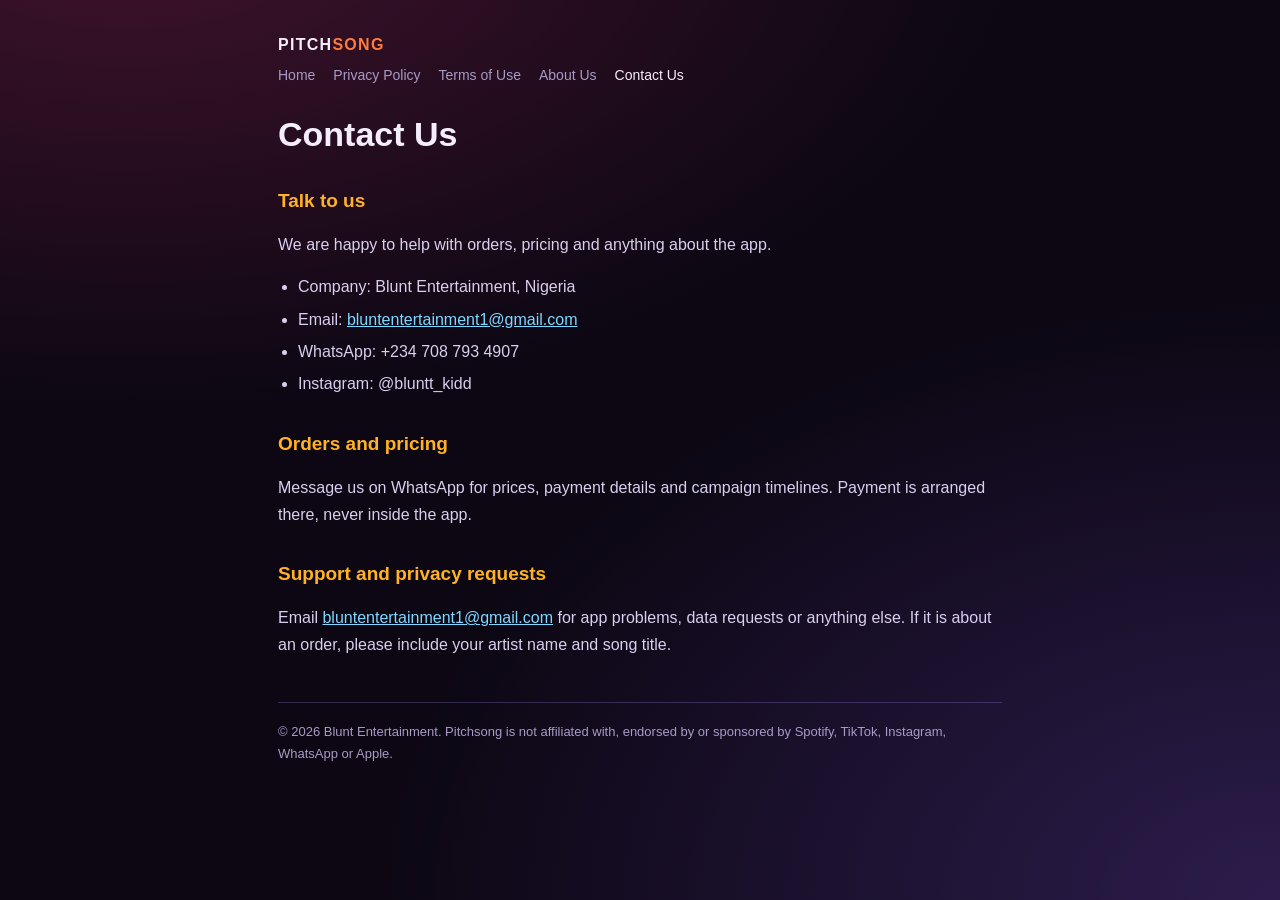
<file: pitchsong/support.html>
<!doctype html>
<html lang="en"><head><meta charset="utf-8">
<meta name="viewport" content="width=device-width, initial-scale=1">
<title>Contact Us · Pitchsong by Blunt Entertainment</title>
<meta name="description" content="Contact Us for the Pitchsong app by Blunt Entertainment.">
<style>
:root{--bg:#0c0713;--surface:#1a1029;--line:rgba(167,139,250,.25);--text:#f4eefc;--muted:#a89ac6;--magenta:#ff3d8a;--amber:#ffb224}
*{box-sizing:border-box}
body{margin:0;background:radial-gradient(900px 500px at 10% -10%,rgba(255,61,138,.22),transparent),radial-gradient(900px 600px at 100% 100%,rgba(139,92,246,.25),transparent),var(--bg);color:var(--text);font:16px/1.65 -apple-system,BlinkMacSystemFont,"Segoe UI",Roboto,Helvetica,Arial,sans-serif;min-height:100vh}
main{max-width:760px;margin:0 auto;padding:32px 18px 64px}
nav{display:flex;flex-wrap:wrap;gap:8px 18px;margin-bottom:28px;font-size:14px}
nav a{color:var(--muted);text-decoration:none}nav a:hover,nav a.on{color:var(--text)}
.brand{font-weight:900;letter-spacing:.08em;margin-bottom:6px}.brand b{color:#ff7a3d}
h1{font-size:34px;line-height:1.15;margin:.2em 0 .1em}
.date{color:var(--muted);font-size:14px;margin-bottom:24px}
h2{font-size:19px;margin:30px 0 8px;color:var(--amber)}
p,li{color:#d9cfee}a{color:#7fd8ff}
ul{padding-left:20px}li{margin:6px 0}
footer{margin-top:44px;padding-top:18px;border-top:1px solid var(--line);color:var(--muted);font-size:13px}
</style></head>
<body><main>
<div class="brand">PITCH<b>SONG</b></div>
<nav><a class="" href="index.html">Home</a> <a class="" href="privacy.html">Privacy Policy</a> <a class="" href="terms.html">Terms of Use</a> <a class="" href="about.html">About Us</a> <a class="on" href="support.html">Contact Us</a></nav>
<h1>Contact Us</h1>

<h2>Talk to us</h2><p>We are happy to help with orders, pricing and anything about the app.</p><ul><li>Company: Blunt Entertainment, Nigeria</li><li>Email: <a href="mailto:bluntentertainment1@gmail.com">bluntentertainment1@gmail.com</a></li><li>WhatsApp: +234 708 793 4907</li><li>Instagram: @bluntt_kidd</li></ul><h2>Orders and pricing</h2><p>Message us on WhatsApp for prices, payment details and campaign timelines. Payment is arranged there, never inside the app.</p><h2>Support and privacy requests</h2><p>Email <a href="mailto:bluntentertainment1@gmail.com">bluntentertainment1@gmail.com</a> for app problems, data requests or anything else. If it is about an order, please include your artist name and song title.</p>
<footer>© 2026 Blunt Entertainment. Pitchsong is not affiliated with, endorsed by or sponsored by Spotify, TikTok, Instagram, WhatsApp or Apple.</footer>
</main></body></html>
</file>
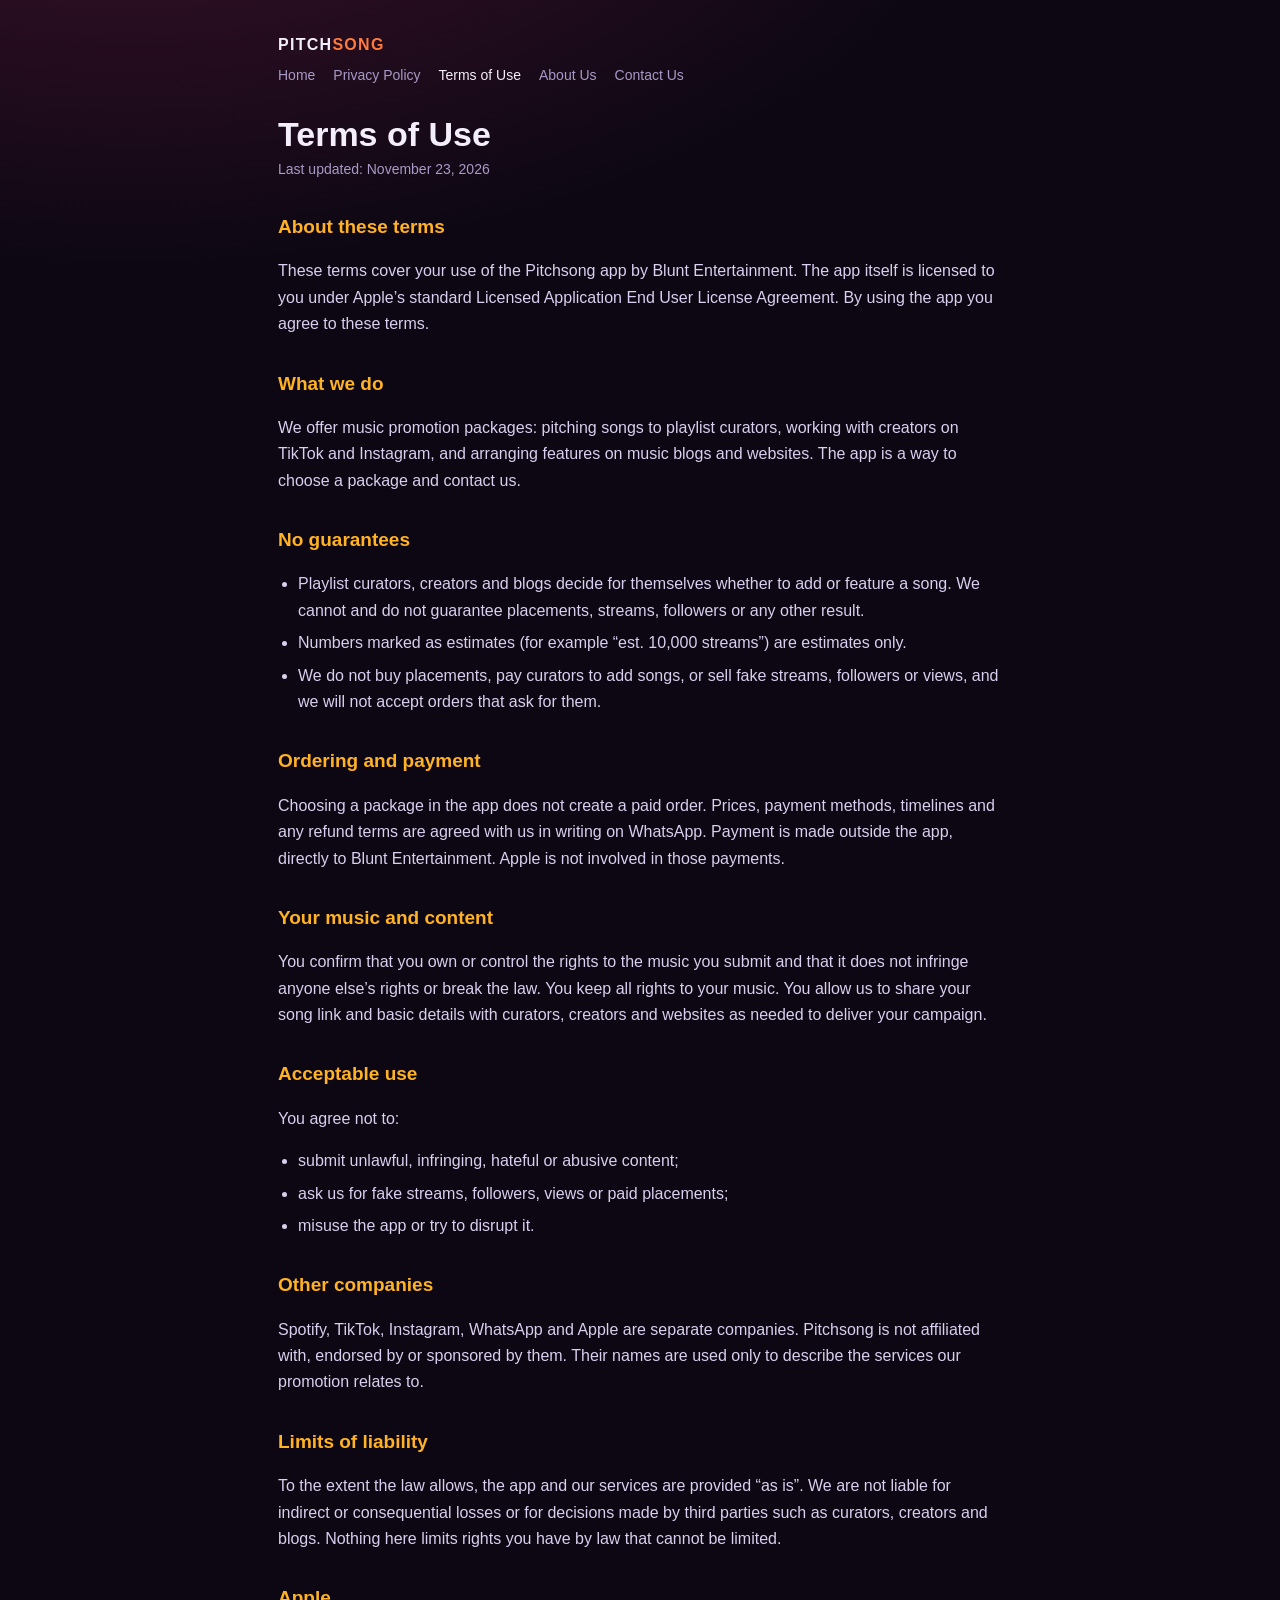
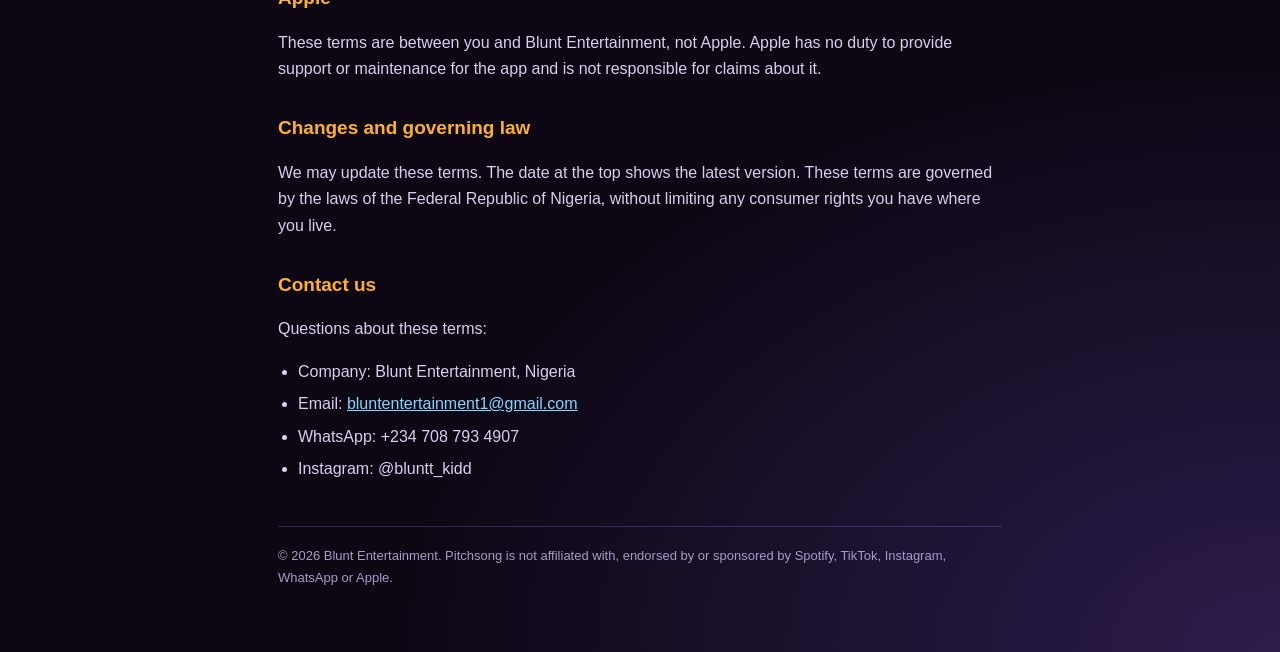
<file: pitchsong/terms.html>
<!doctype html>
<html lang="en"><head><meta charset="utf-8">
<meta name="viewport" content="width=device-width, initial-scale=1">
<title>Terms of Use · Pitchsong by Blunt Entertainment</title>
<meta name="description" content="Terms of Use for the Pitchsong app by Blunt Entertainment.">
<style>
:root{--bg:#0c0713;--surface:#1a1029;--line:rgba(167,139,250,.25);--text:#f4eefc;--muted:#a89ac6;--magenta:#ff3d8a;--amber:#ffb224}
*{box-sizing:border-box}
body{margin:0;background:radial-gradient(900px 500px at 10% -10%,rgba(255,61,138,.22),transparent),radial-gradient(900px 600px at 100% 100%,rgba(139,92,246,.25),transparent),var(--bg);color:var(--text);font:16px/1.65 -apple-system,BlinkMacSystemFont,"Segoe UI",Roboto,Helvetica,Arial,sans-serif;min-height:100vh}
main{max-width:760px;margin:0 auto;padding:32px 18px 64px}
nav{display:flex;flex-wrap:wrap;gap:8px 18px;margin-bottom:28px;font-size:14px}
nav a{color:var(--muted);text-decoration:none}nav a:hover,nav a.on{color:var(--text)}
.brand{font-weight:900;letter-spacing:.08em;margin-bottom:6px}.brand b{color:#ff7a3d}
h1{font-size:34px;line-height:1.15;margin:.2em 0 .1em}
.date{color:var(--muted);font-size:14px;margin-bottom:24px}
h2{font-size:19px;margin:30px 0 8px;color:var(--amber)}
p,li{color:#d9cfee}a{color:#7fd8ff}
ul{padding-left:20px}li{margin:6px 0}
footer{margin-top:44px;padding-top:18px;border-top:1px solid var(--line);color:var(--muted);font-size:13px}
</style></head>
<body><main>
<div class="brand">PITCH<b>SONG</b></div>
<nav><a class="" href="index.html">Home</a> <a class="" href="privacy.html">Privacy Policy</a> <a class="on" href="terms.html">Terms of Use</a> <a class="" href="about.html">About Us</a> <a class="" href="support.html">Contact Us</a></nav>
<h1>Terms of Use</h1>
<div class="date">Last updated: November 23, 2026</div>
<h2>About these terms</h2><p>These terms cover your use of the Pitchsong app by Blunt Entertainment. The app itself is licensed to you under Apple’s standard Licensed Application End User License Agreement. By using the app you agree to these terms.</p><h2>What we do</h2><p>We offer music promotion packages: pitching songs to playlist curators, working with creators on TikTok and Instagram, and arranging features on music blogs and websites. The app is a way to choose a package and contact us.</p><h2>No guarantees</h2><ul><li>Playlist curators, creators and blogs decide for themselves whether to add or feature a song. We cannot and do not guarantee placements, streams, followers or any other result.</li><li>Numbers marked as estimates (for example “est. 10,000 streams”) are estimates only.</li><li>We do not buy placements, pay curators to add songs, or sell fake streams, followers or views, and we will not accept orders that ask for them.</li></ul><h2>Ordering and payment</h2><p>Choosing a package in the app does not create a paid order. Prices, payment methods, timelines and any refund terms are agreed with us in writing on WhatsApp. Payment is made outside the app, directly to Blunt Entertainment. Apple is not involved in those payments.</p><h2>Your music and content</h2><p>You confirm that you own or control the rights to the music you submit and that it does not infringe anyone else’s rights or break the law. You keep all rights to your music. You allow us to share your song link and basic details with curators, creators and websites as needed to deliver your campaign.</p><h2>Acceptable use</h2><p>You agree not to:</p><ul><li>submit unlawful, infringing, hateful or abusive content;</li><li>ask us for fake streams, followers, views or paid placements;</li><li>misuse the app or try to disrupt it.</li></ul><h2>Other companies</h2><p>Spotify, TikTok, Instagram, WhatsApp and Apple are separate companies. Pitchsong is not affiliated with, endorsed by or sponsored by them. Their names are used only to describe the services our promotion relates to.</p><h2>Limits of liability</h2><p>To the extent the law allows, the app and our services are provided “as is”. We are not liable for indirect or consequential losses or for decisions made by third parties such as curators, creators and blogs. Nothing here limits rights you have by law that cannot be limited.</p><h2>Apple</h2><p>These terms are between you and Blunt Entertainment, not Apple. Apple has no duty to provide support or maintenance for the app and is not responsible for claims about it.</p><h2>Changes and governing law</h2><p>We may update these terms. The date at the top shows the latest version. These terms are governed by the laws of the Federal Republic of Nigeria, without limiting any consumer rights you have where you live.</p><h2>Contact us</h2><p>Questions about these terms:</p><ul><li>Company: Blunt Entertainment, Nigeria</li><li>Email: <a href="mailto:bluntentertainment1@gmail.com">bluntentertainment1@gmail.com</a></li><li>WhatsApp: +234 708 793 4907</li><li>Instagram: @bluntt_kidd</li></ul>
<footer>© 2026 Blunt Entertainment. Pitchsong is not affiliated with, endorsed by or sponsored by Spotify, TikTok, Instagram, WhatsApp or Apple.</footer>
</main></body></html>
</file>
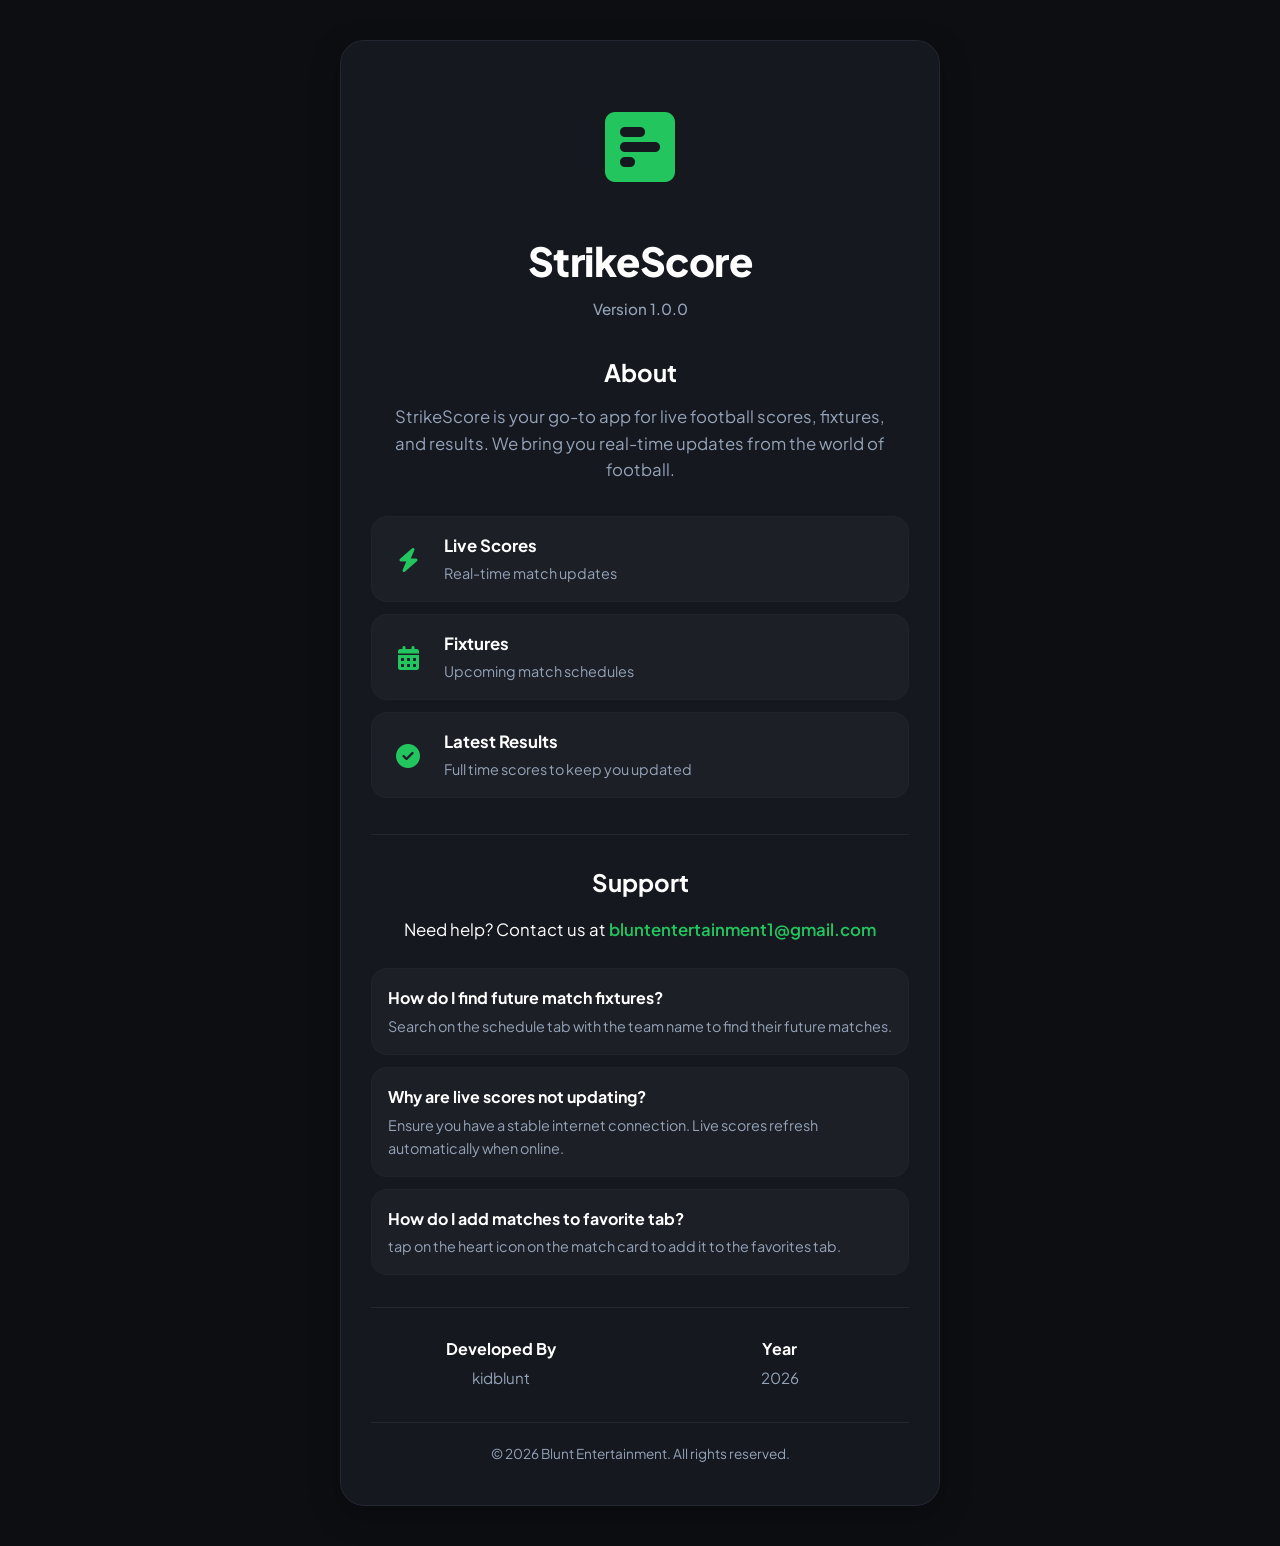
<file: strikescore/about.html>
<!DOCTYPE html>
<html lang="en">
<head>
    <meta charset="UTF-8">
    <meta name="viewport" content="width=device-width, initial-scale=1.0">
    <title>About Us - StrikeScore</title>
    <link rel="preconnect" href="https://fonts.googleapis.com">
    <link rel="preconnect" href="https://fonts.gstatic.com" crossorigin>
    <link href="https://fonts.googleapis.com/css2?family=Plus+Jakarta+Sans:wght@400;500;600;700;800&display=swap" rel="stylesheet">
    <link rel="stylesheet" href="https://cdnjs.cloudflare.com/ajax/libs/font-awesome/6.4.0/css/all.min.css">
    
    <style>
        :root {
            --bg-color: #0d0e12;
            --card-bg: #16181f;
            --accent-color: #22c55e;
            --text-primary: #ffffff;
            --text-secondary: #94a3b8;
            --border-color: #242731;
        }

        * {
            box-sizing: border-box;
            margin: 0;
            padding: 0;
        }

        body {
            font-family: 'Plus Jakarta Sans', sans-serif;
            background-color: var(--bg-color);
            color: var(--text-primary);
            line-height: 1.6;
            padding: 40px 20px;
            display: flex;
            justify-content: center;
            align-items: center;
            min-height: 100vh;
        }

        .container {
            max-width: 600px;
            width: 100%;
            text-align: center;
            background: var(--card-bg);
            padding: 40px 30px;
            border-radius: 24px;
            box-shadow: 0 10px 30px rgba(0, 0, 0, 0.25);
            border: 1px solid var(--border-color);
        }

        .app-icon {
            font-size: 80px;
            color: var(--accent-color);
            margin-bottom: 20px;
            display: inline-block;
        }

        h1 {
            font-size: 2.5rem;
            font-weight: 800;
            margin-bottom: 4px;
            letter-spacing: -0.5px;
        }

        .version {
            font-size: 0.95rem;
            color: var(--text-secondary);
            font-weight: 500;
            margin-bottom: 32px;
        }

        h2 {
            font-size: 1.5rem;
            font-weight: 700;
            margin-bottom: 12px;
        }

        .about-text {
            color: var(--text-secondary);
            font-size: 1.05rem;
            margin-bottom: 32px;
            padding: 0 10px;
        }

        .features-list {
            display: flex;
            flex-direction: column;
            gap: 12px;
            margin-bottom: 36px;
            text-align: left;
        }

        .feature-row {
            display: flex;
            align-items: center;
            gap: 16px;
            background-color: rgba(255, 255, 255, 0.03);
            padding: 16px;
            border-radius: 16px;
            border: 1px solid rgba(255, 255, 255, 0.02);
            transition: transform 0.2s ease;
        }

        .feature-row:hover {
            transform: translateY(-2px);
            background-color: rgba(255, 255, 255, 0.05);
        }

        .feature-icon {
            font-size: 1.5rem;
            color: var(--accent-color);
            width: 40px;
            text-align: center;
        }

        .feature-title {
            font-size: 1.05rem;
            font-weight: 700;
            margin-bottom: 2px;
        }

        .feature-desc {
            font-size: 0.9rem;
            color: var(--text-secondary);
        }

        .support-section {
            border-top: 1px solid var(--border-color);
            padding-top: 28px;
            margin-bottom: 32px;
            text-align: left;
        }

        .support-section h2 {
            text-align: center;
            margin-bottom: 16px;
        }

        .contact-email {
            text-align: center;
            font-size: 1.05rem;
            margin-bottom: 24px;
        }

        .contact-email a {
            color: var(--accent-color);
            text-decoration: none;
            font-weight: 600;
        }

        .contact-email a:hover {
            text-decoration: underline;
        }

        .faq-list {
            display: flex;
            flex-direction: column;
            gap: 12px;
        }

        .faq-item {
            background-color: rgba(255, 255, 255, 0.03);
            padding: 16px;
            border-radius: 16px;
            border: 1px solid rgba(255, 255, 255, 0.02);
        }

        .faq-question {
            font-weight: 700;
            font-size: 1rem;
            margin-bottom: 4px;
            color: var(--text-primary);
        }

        .faq-answer {
            font-size: 0.9rem;
            color: var(--text-secondary);
        }

        .info-grid {
            display: grid;
            grid-template-columns: 1fr 1fr;
            gap: 20px;
            border-top: 1px solid var(--border-color);
            padding-top: 28px;
            margin-bottom: 32px;
        }

        .info-label {
            font-size: 1rem;
            font-weight: 700;
            margin-bottom: 4px;
        }

        .info-value {
            font-size: 0.95rem;
            color: var(--text-secondary);
        }

        footer {
            font-size: 0.85rem;
            color: var(--text-secondary);
            border-top: 1px solid var(--border-color);
            padding-top: 20px;
        }

        @media (max-width: 480px) {
            body {
                padding: 20px 12px;
            }
            .container {
                padding: 30px 20px;
            }
            h1 {
                font-size: 2rem;
            }
            .info-grid {
                grid-template-columns: 1fr;
                gap: 16px;
            }
        }
    </style>
</head>
<body>

    <div class="container">
        <div class="app-icon">
            <i class="fa-solid fa-square-poll-horizontal"></i>
        </div>
        
        <h1>StrikeScore</h1>
        <div class="version">Version 1.0.0</div>

        <h2>About</h2>
        <p class="about-text">
            StrikeScore is your go-to app for live football scores, fixtures, and results. 
            We bring you real-time updates from the world of football.
        </p>

        <div class="features-list">
            <div class="feature-row">
                <div class="feature-icon"><i class="fa-solid fa-bolt"></i></div>
                <div>
                    <div class="feature-title">Live Scores</div>
                    <div class="feature-desc">Real-time match updates</div>
                </div>
            </div>
            <div class="feature-row">
                <div class="feature-icon"><i class="fa-solid fa-calendar-days"></i></div>
                <div>
                    <div class="feature-title">Fixtures</div>
                    <div class="feature-desc">Upcoming match schedules</div>
                </div>
            </div>
            <div class="feature-row">
                <div class="feature-icon"><i class="fa-solid fa-circle-check"></i></div>
                <div>
                    <div class="feature-title">Latest Results</div>
                    <div class="feature-desc">Full time scores to keep you updated</div>
                </div>
            </div>
        </div>

        <div class="support-section">
            <h2>Support</h2>
            <p class="contact-email">
                Need help? Contact us at <a href="mailto:bluntentertainment1@gmail.com">bluntentertainment1@gmail.com</a>
            </p>
            
            <div class="faq-list">
                <div class="faq-item">
                    <div class="faq-question">How do I find future match fixtures?</div>
                    <div class="faq-answer">Search on the schedule tab with the team name to find their future matches.</div>
                </div>
                <div class="faq-item">
                    <div class="faq-question">Why are live scores not updating?</div>
                    <div class="faq-answer">Ensure you have a stable internet connection. Live scores refresh automatically when online.</div>
                </div>
                <div class="faq-item">
                    <div class="faq-question">How do I add matches to favorite tab?</div>
                    <div class="faq-answer">tap on the heart icon on the match card to add it to the favorites tab.</div>
                </div>
            </div>
        </div>

        <div class="info-grid">
            <div>
                <div class="info-label">Developed By</div>
                <div class="info-value">kidblunt</div>
            </div>
            <div>
                <div class="info-label">Year</div>
                <div class="info-value">2026</div>
            </div>
        </div>

        <footer>
            <p>&copy; 2026 Blunt Entertainment. All rights reserved.</p>
        </footer>
    </div>

</body>
</html>
</file>
